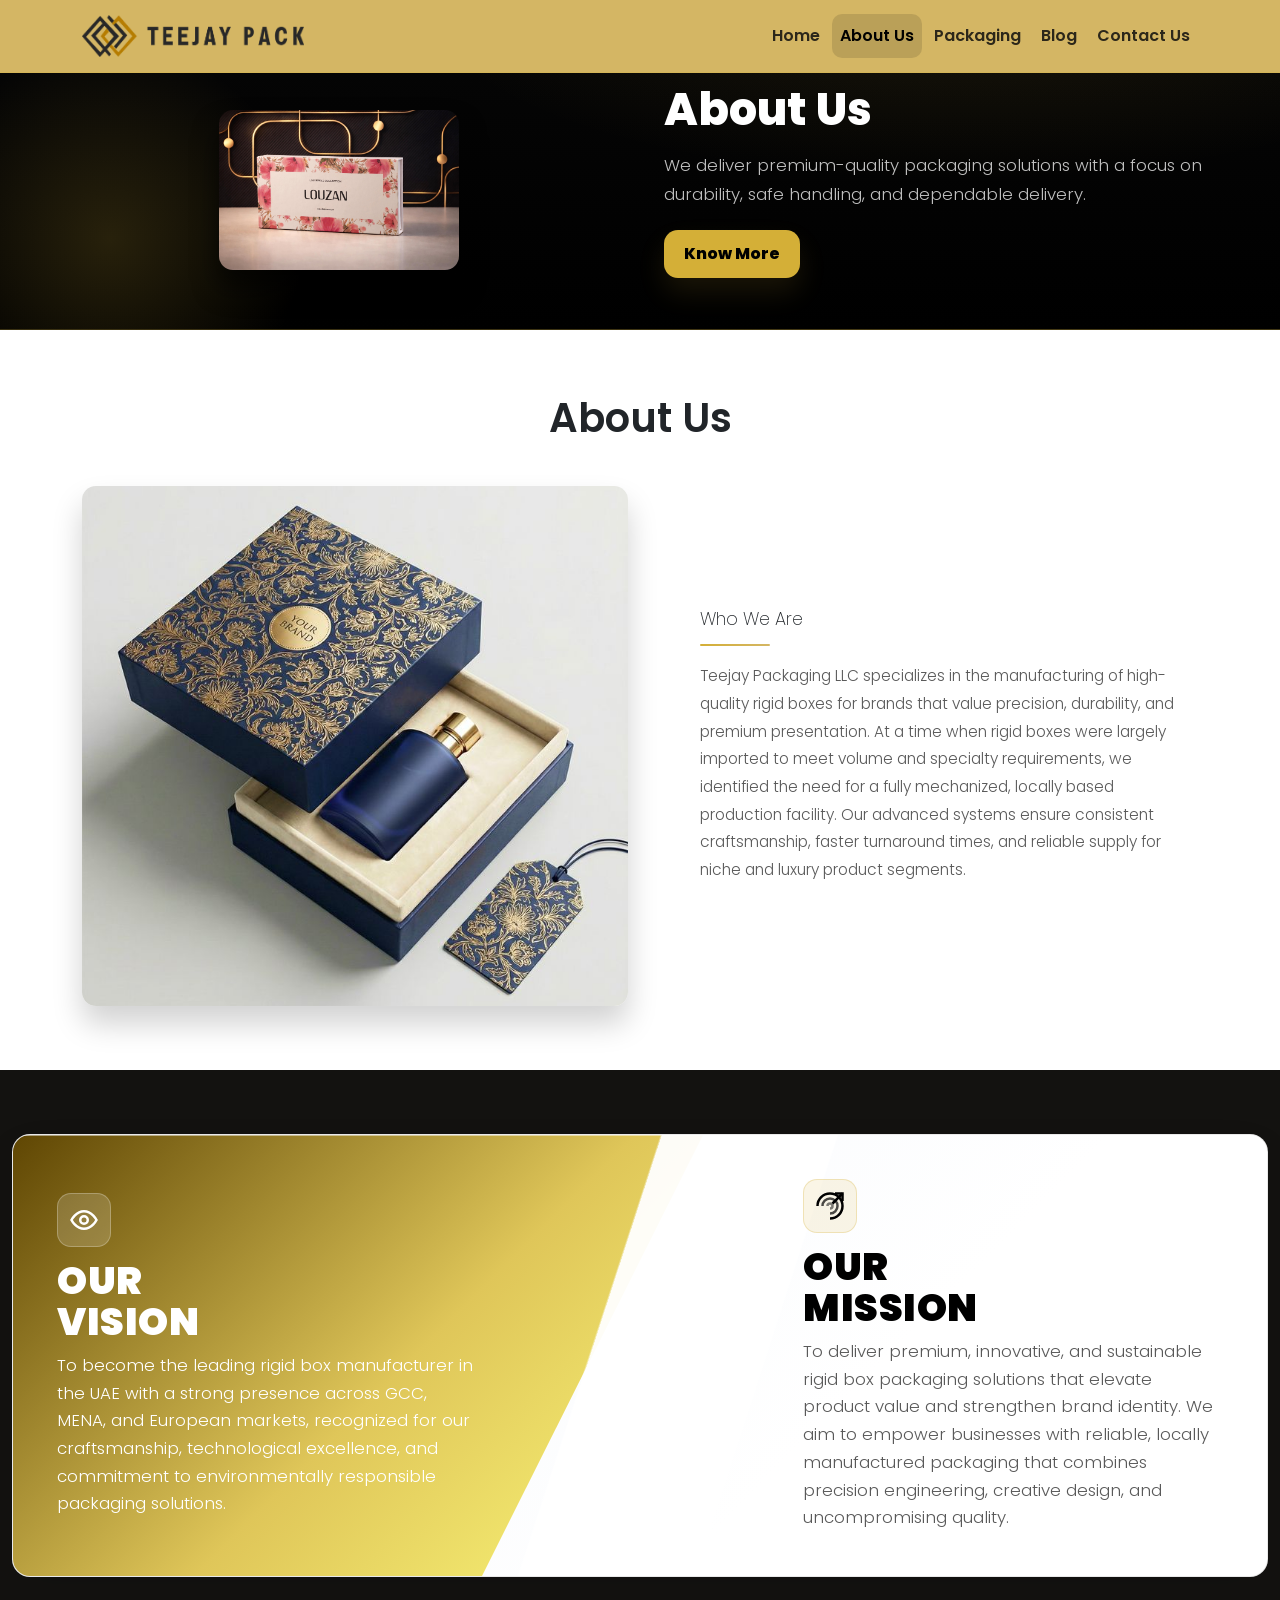
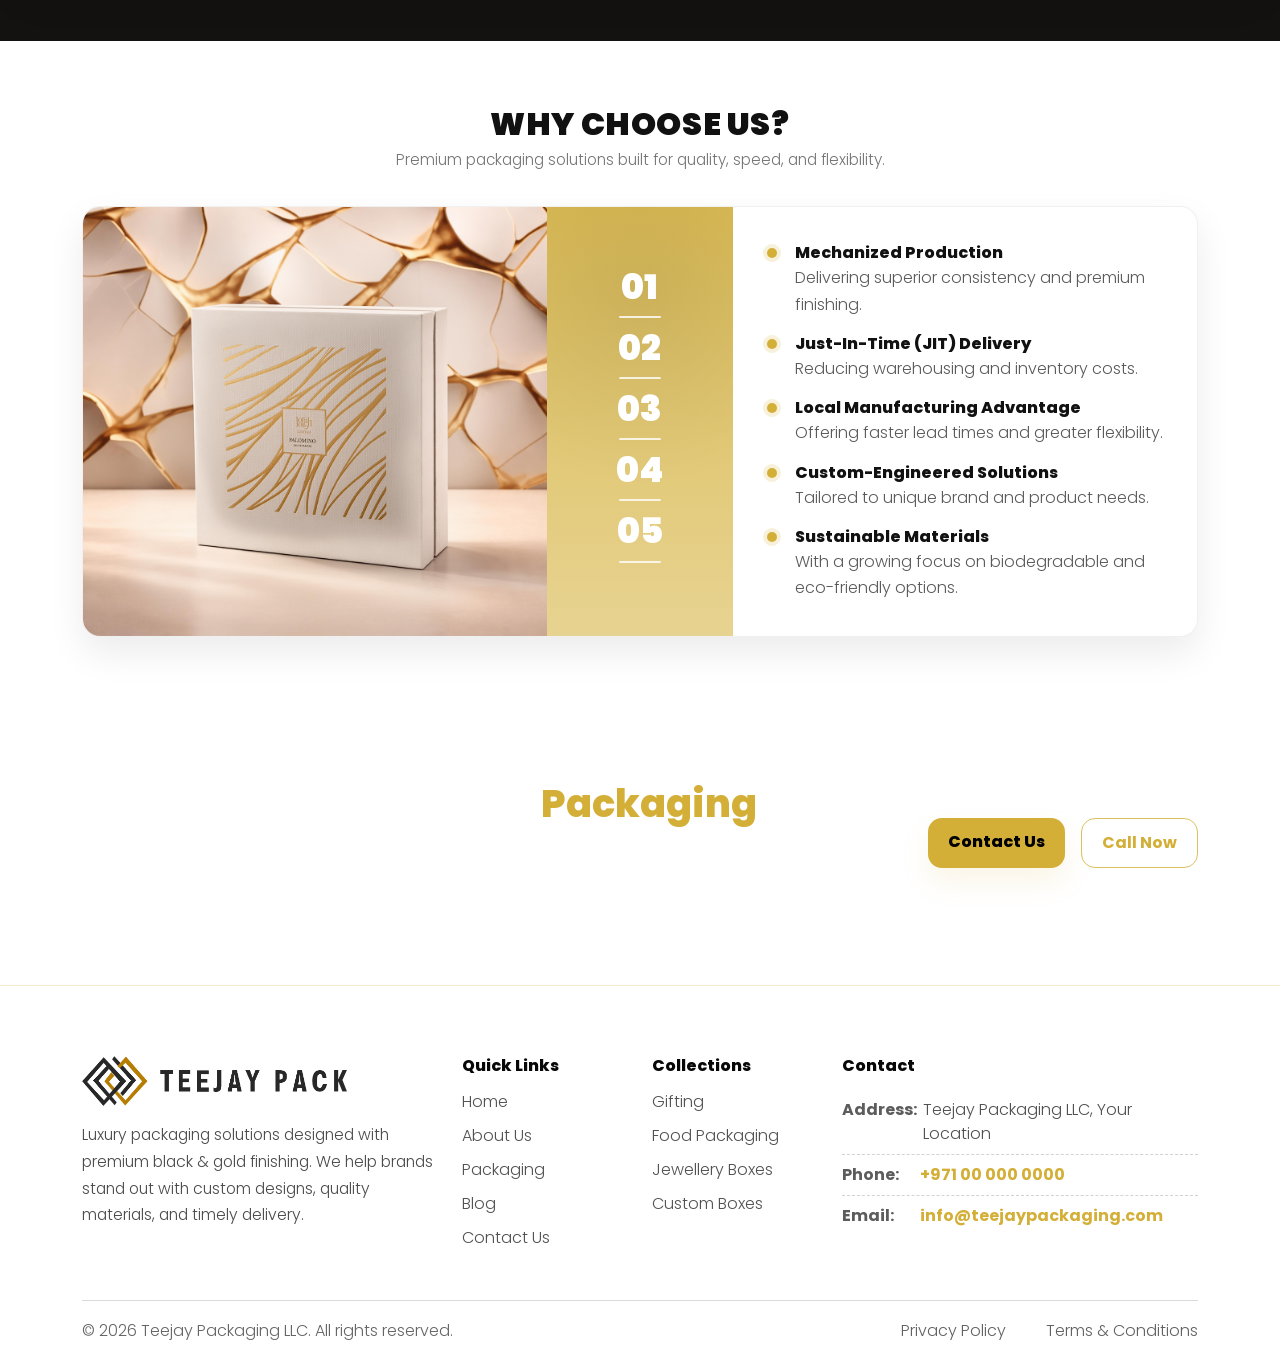
<file: about_us.html>
<!DOCTYPE html>
<html lang="en">
<head>
  <meta charset="UTF-8" />
  <meta name="viewport" content="width=device-width, initial-scale=1.0" />

  <!-- ✅ Bootstrap 5 CSS -->
  <link href="https://cdn.jsdelivr.net/npm/bootstrap@5.3.3/dist/css/bootstrap.min.css" rel="stylesheet">

  <!-- Google Fonts - Poppins -->
  <link rel="preconnect" href="https://fonts.googleapis.com">
  <link rel="preconnect" href="https://fonts.gstatic.com" crossorigin>
  <link href="https://fonts.googleapis.com/css2?family=Poppins:wght@300;400;500;600;700&display=swap" rel="stylesheet">

  <!-- Bootstrap Icons -->
  <link rel="stylesheet" href="https://cdn.jsdelivr.net/npm/bootstrap-icons@1.11.3/font/bootstrap-icons.min.css">

  <!-- Owl -->
  <link rel="stylesheet" href="https://cdnjs.cloudflare.com/ajax/libs/OwlCarousel2/2.3.4/assets/owl.carousel.min.css">
  <link rel="stylesheet" href="https://cdnjs.cloudflare.com/ajax/libs/OwlCarousel2/2.3.4/assets/owl.theme.default.min.css">

  <!-- ✅ FIXED Custom CSS path (relative) -->
  <link rel="stylesheet" href="css/nav.css">
   <link rel="stylesheet" href="css/about.css">

  <title>Teejay</title>
</head>

<body>

  <!-- ✅ Fixed Navbar -->
  <nav class="navbar navbar-expand-lg custom-navbar fixed-top">
    <div class="container">
      <a class="navbar-brand d-flex align-items-center gap-2" href="#">
        <!-- ✅ FIXED image path (relative) -->
        <img src="images/teejay-packaging-LLC.webp" alt="Logo" class="brand-logo">
      </a>

      <button class="navbar-toggler" type="button"
        data-bs-toggle="collapse" data-bs-target="#mainNavbar"
        aria-controls="mainNavbar" aria-expanded="false" aria-label="Toggle navigation">
        <span class="navbar-toggler-icon"></span>
      </button>

      <div class="collapse navbar-collapse justify-content-end" id="mainNavbar">
        <ul class="navbar-nav align-items-lg-center gap-lg-1">
          <li class="nav-item"><a class="nav-link" href="#">Home</a></li>
          <li class="nav-item"><a class="nav-link active" href="#about"  style="color: black;">About Us</a></li>
          <li class="nav-item"><a class="nav-link" href="#packaging">Packaging</a></li>
          <li class="nav-item"><a class="nav-link" href="#blog">Blog</a></li>
          <li class="nav-item"><a class="nav-link" href="#contact">Contact Us</a></li>
        </ul>
      </div>
    </div>
  </nav>

<section class="container-fluid p-0 m-0">
  <div class="about-hero rounded-0">
    <div class="row g-0 align-items-center hero-inner">
      <div class="col-lg-6">
        <div class="hero-img-wrap">
          <img src="/images/11.jpg" class="hero-img" alt="About Us">
        </div>
      </div>

      <div class="col-lg-6">
        <div class="text-col ps-lg-4">
          <div class="kicker">Finest</div>
          <h1 class="title">About Us</h1>
          <p class="desc">We deliver premium-quality packaging solutions with a focus on durability, safe handling, and dependable delivery.</p>
          <a href="#aboutContent" class="btn btn-gold">Know More</a>
        </div>
      </div>
    </div>
  </div>
</section>
<section class="whyus-section">
  <div class="container">

    <!-- ✅ Tabs -->
    <div class="whyus-tabs">
      <h1 style="text-align: center;">About Us</h1>
      
    </div>

    <!-- ✅ Content -->
    <div class="row align-items-center g-4 whyus-card" id="whyus">

  <!-- ✅ Left Image -->
  <div class="col-lg-6">
    <img src="images/WhatsApp Image 2026-02-19 at 1.41.46 PM.jpeg" alt="Luxury Packaging"  class="whyus-img">
  </div>

  <!-- ✅ Right Text -->
  <div class="col-lg-6">
    <div class="whyus-content ps-lg-5">
      <h2 class="whyus-title mb-2">Who We Are</h2>

      <span class="whyus-accent"></span>

      <p class="whyus-sub mt-3">
       Teejay Packaging LLC specializes in the manufacturing of high-quality
rigid boxes for brands that value precision, durability, and premium
presentation. At a time when rigid boxes were largely imported to meet
volume and specialty requirements, we identified the need for a fully
mechanized, locally based production facility. Our advanced systems
ensure consistent craftsmanship, faster turnaround times, and reliable
supply for niche and luxury product segments.
      </p>
    </div>
  </div>

</div>
  </div>
</section>
<section class="vm-section">
  <div class="container-fluid">
    <div class="vm-wrap">
      <div class="vm-right"></div>
      <div class="vm-left"></div>
      <div class="vm-sep"></div>

      <div class="vm-content">
        <!-- ✅ OUR VISION -->
        <div class="vm-block vision">
          <div class="vm-icon vision">
            <!-- eye icon -->
            <svg viewBox="0 0 24 24" fill="none">
              <path d="M2 12s3.5-7 10-7 10 7 10 7-3.5 7-10 7S2 12 2 12Z" stroke="white" stroke-width="2"/>
              <path d="M12 15a3 3 0 1 0 0-6 3 3 0 0 0 0 6Z" stroke="white" stroke-width="2"/>
            </svg>
          </div>
          <h3 class="vm-title">Our<br>Vision</h3>
          <p class="vm-text">
            To become the leading rigid box manufacturer in the UAE with a strong
presence across GCC, MENA, and European markets, recognized for our
craftsmanship, technological excellence, and commitment to
environmentally responsible packaging solutions.
          </p>
        </div>

        <!-- ✅ OUR MISSION -->
        <div class="vm-block mission ms-lg-auto">
          <div class="vm-icon mission">
            <!-- target icon -->
            <svg viewBox="0 0 24 24" fill="none">
              <path d="M12 22a10 10 0 1 0-10-10" stroke="#000" stroke-width="2"/>
              <path d="M12 18a6 6 0 1 0-6-6" stroke="#000" stroke-width="2" opacity=".7"/>
              <path d="M12 14a2 2 0 1 0-2-2" stroke="#000" stroke-width="2" opacity=".5"/>
              <path d="M14 10l8-8" stroke="#000" stroke-width="2"/>
              <path d="M16 2h6v6" stroke="#000" stroke-width="2"/>
            </svg>
          </div>
          <h3 class="vm-title">Our<br>Mission</h3>
          <p class="vm-text">
           To deliver premium, innovative, and sustainable rigid box packaging
solutions that elevate product value and strengthen brand identity. We
aim to empower businesses with reliable, locally manufactured packaging
that combines precision engineering, creative design, and
uncompromising quality.
          </p>
        </div>
      </div>
    </div>
  </div>
</section>



<section class="wcu-section">
  <div class="container">

    <div class="wcu-head">
      <h2>WHY CHOOSE US?</h2>
      <p>Premium packaging solutions built for quality, speed, and flexibility.</p>
    </div>

    <div class="wcu-wrap">
      <div class="row g-0">

        <!-- ✅ Left Image -->
        <div class="col-lg-5">
          <!-- Replace image -->
          <img src="images/01.jpg" alt="Why Choose Us" class="wcu-img">
        </div>

        <!-- ✅ Middle Numbers Strip -->
        <div class="col-lg-2">
          <div class="wcu-strip">
            <div class="wcu-nums">
              <div>
                <div class="wcu-num">01</div>
              </div>

              <div class="wcu-line"></div>

              <div>
                <div class="wcu-num">02</div>
              </div>

              <div class="wcu-line"></div>

              <div>
                <div class="wcu-num">03</div>
              </div>
               <div class="wcu-line"></div>
              <div>
                <div class="wcu-num">04</div>
              </div>
               <div class="wcu-line"></div>
              <div>
                <div class="wcu-num">05</div>
              </div>
              <div class="wcu-line"></div>
            </div>
          </div>
        </div>

        <!-- ✅ Right Content -->
        <div class="col-lg-5">
          <div class="wcu-content">
           
            <ul class="wcu-list">
              <li class="wcu-item">
                <span class="wcu-dot"></span>
                <div>
                  <b>Mechanized Production</b>
                  <span>Delivering superior consistency and premium finishing.</span>
                </div>
              </li>

              <li class="wcu-item">
                <span class="wcu-dot"></span>
                <div>
                  <b>Just-In-Time (JIT) Delivery</b>
                  <span>Reducing warehousing and inventory costs.</span>
                </div>
              </li>

              <li class="wcu-item">
                <span class="wcu-dot"></span>
                <div>
                  <b>Local Manufacturing Advantage</b>
                  <span>Offering faster lead times and greater flexibility.</span>
                </div>
              </li>

              <li class="wcu-item">
                <span class="wcu-dot"></span>
                <div>
                  <b>Custom-Engineered Solutions</b>
                  <span>Tailored to unique brand and product needs.</span>
                </div>
              </li>

              <li class="wcu-item">
                <span class="wcu-dot"></span>
                <div>
                  <b>Sustainable Materials</b>
                  <span>With a growing focus on biodegradable and eco-friendly options.</span>
                </div>
              </li>
            </ul>

          </div>
        </div>

      </div>
    </div>

  </div>
</section>


  <section class="contact-banner">
    <div class="container">
      <div class="contact-banner-card">
        <div class="row align-items-center g-3">
          <div class="col-12 col-lg-8">
            <h2 class="contact-banner-title">Ready to upgrade your <span>Packaging</span>?</h2>
            <p class="contact-banner-text">
              Share your requirement and we’ll suggest the best premium packaging options with pricing, finishing, and delivery details.
            </p>
          </div>
          <div class="col-12 col-lg-4">
            <div class="d-flex gap-3 justify-content-lg-end contact-banner-actions flex-wrap">
              <a href="#contact" class="btn btn-gold">Contact Us</a>
              <a href="tel:+971000000000" class="btn btn-outline-gold">Call Now</a>
            </div>
          </div>
        </div>
      </div>
    </div>
  </section>
 <!-- ✅ Footer -->
  <footer class="site-footer">
    <div class="container">

      <div class="row g-4">

        <div class="col-12 col-lg-4">
          <div class="footer-brand">
            <img src="images/teejay-packaging-LLC.webp" class="footer-logo" alt="Teejay Packaging">
            <p class="footer-text mt-3">
              Luxury packaging solutions designed with premium black & gold finishing.
              We help brands stand out with custom designs, quality materials, and timely delivery.
            </p>
          </div>
        </div>

        <div class="col-6 col-lg-2">
          <h6 class="footer-title">Quick Links</h6>
          <ul class="footer-links">
            <li><a href="#">Home</a></li>
            <li><a href="#about">About Us</a></li>
            <li><a href="#packaging">Packaging</a></li>
            <li><a href="#blog">Blog</a></li>
            <li><a href="#contact">Contact Us</a></li>
          </ul>
        </div>

        <div class="col-6 col-lg-2">
          <h6 class="footer-title">Collections</h6>
          <ul class="footer-links">
            <li><a href="#packaging">Gifting</a></li>
            <li><a href="#packaging">Food Packaging</a></li>
            <li><a href="#packaging">Jewellery Boxes</a></li>
            <li><a href="#packaging">Custom Boxes</a></li>
          </ul>
        </div>

        <div class="col-12 col-lg-4">
          <h6 class="footer-title">Contact</h6>

          <div class="footer-contact">
            <div class="fc-item">
              <span class="fc-label">Address:</span>
              <span class="fc-value">Teejay Packaging LLC, Your Location</span>
            </div>

            <div class="fc-item">
              <span class="fc-label">Phone:</span>
              <a class="fc-link" href="tel:+971000000000">+971 00 000 0000</a>
            </div>

            <div class="fc-item">
              <span class="fc-label">Email:</span>
              <a class="fc-link" href="mailto:info@teejaypackaging.com">info@teejaypackaging.com</a>
            </div>
          </div>
        </div>

      </div>

      <div class="footer-bottom">
        <div class="row g-2 align-items-center">
          <div class="col-12 col-md-6">
            <div class="footer-copy">© <span id="footerYear"></span> Teejay Packaging LLC. All rights reserved.</div>
          </div>
          <div class="col-12 col-md-6 text-md-end">
            <a class="footer-small-link" href="#">Privacy Policy</a>
            <span class="footer-dot">•</span>
            <a class="footer-small-link" href="#">Terms & Conditions</a>
          </div>
        </div>
      </div>

    </div>
  </footer>

  <script>
    document.getElementById("footerYear").textContent = new Date().getFullYear();
  </script>

  <!-- ✅ Scripts (correct order) -->
  <script src="https://cdnjs.cloudflare.com/ajax/libs/jquery/3.7.1/jquery.min.js"></script>
  <script src="https://cdnjs.cloudflare.com/ajax/libs/OwlCarousel2/2.3.4/owl.carousel.min.js"></script>
  <script src="https://cdn.jsdelivr.net/npm/bootstrap@5.3.3/dist/js/bootstrap.bundle.min.js"></script>

  <!-- ✅ Navbar close + Zoom + Carousel -->
  <script>
    document.addEventListener("DOMContentLoaded", function () {
      const collapseEl = document.getElementById("mainNavbar");
      if (!collapseEl) return;

      collapseEl.addEventListener("click", function (e) {
        const link = e.target.closest("a");
        if (!link) return;

        if (collapseEl.classList.contains("show")) {
          const bsCollapse = bootstrap.Collapse.getOrCreateInstance(collapseEl);
          bsCollapse.hide();
        }
      });
    })
   

    
  </script>

</body>
</html>
</file>
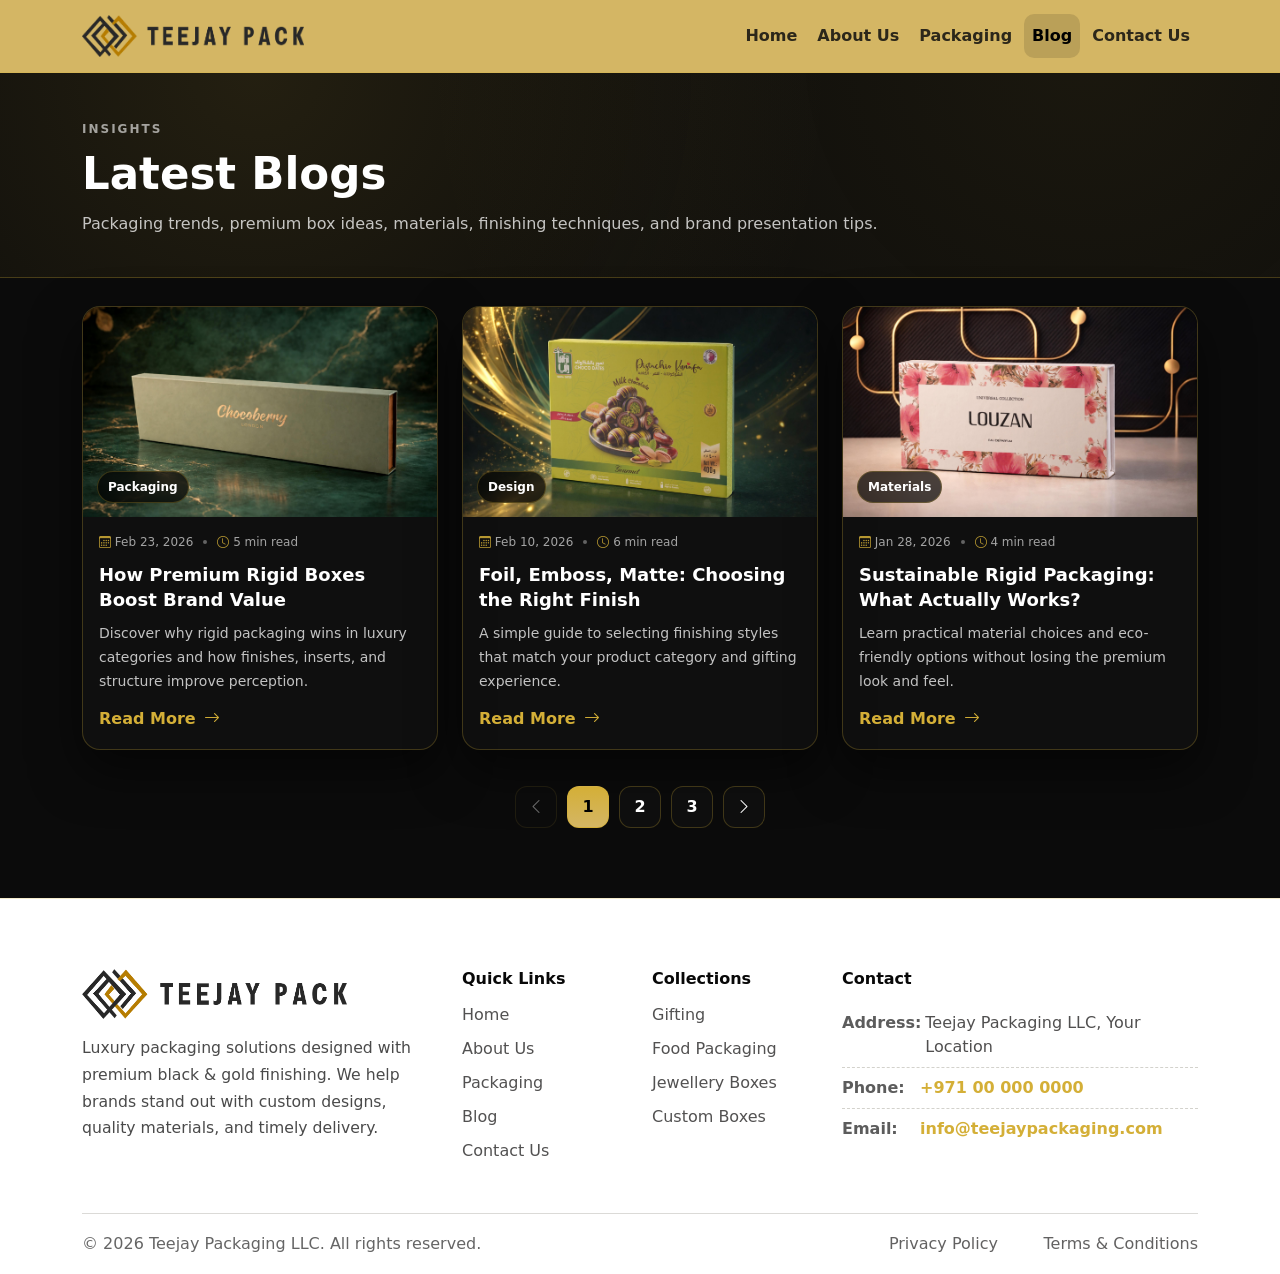
<file: blog.html>
<!DOCTYPE html>
<html lang="en">
<head>
  <meta charset="UTF-8" />
  <meta name="viewport" content="width=device-width, initial-scale=1.0" />

  <!-- ✅ Bootstrap 5 CSS -->
  <link href="https://cdn.jsdelivr.net/npm/bootstrap@5.3.3/dist/css/bootstrap.min.css" rel="stylesheet">

  <!-- Google Fonts - Poppins -->
  <link rel="preconnect" href="https://fonts.googleapis.com">
  <link rel="preconnect" href="https://fonts.gstatic.com" crossorigin>
  <link href="https://fonts.googleapis.com/css2?family=Poppins:wght@300;400;500;600;700&display=swap" rel="stylesheet">

  <!-- Bootstrap Icons -->
  <link rel="stylesheet" href="https://cdn.jsdelivr.net/npm/bootstrap-icons@1.11.3/font/bootstrap-icons.min.css">

  <!-- Owl -->
  <link rel="stylesheet" href="https://cdnjs.cloudflare.com/ajax/libs/OwlCarousel2/2.3.4/assets/owl.carousel.min.css">
  <link rel="stylesheet" href="https://cdnjs.cloudflare.com/ajax/libs/OwlCarousel2/2.3.4/assets/owl.theme.default.min.css">

  <!-- ✅ FIXED Custom CSS path (relative) -->
  <link rel="stylesheet" href="css/nav.css">
   <link rel="stylesheet" href="css/blog.css">

  <title>Teejay</title>
</head>

<body>

  <!-- ✅ Fixed Navbar -->
  <nav class="navbar navbar-expand-lg custom-navbar fixed-top">
    <div class="container">
      <a class="navbar-brand d-flex align-items-center gap-2" href="#">
        <!-- ✅ FIXED image path (relative) -->
        <img src="images/teejay-packaging-LLC.webp" alt="Logo" class="brand-logo">
      </a>

      <button class="navbar-toggler" type="button"
        data-bs-toggle="collapse" data-bs-target="#mainNavbar"
        aria-controls="mainNavbar" aria-expanded="false" aria-label="Toggle navigation">
        <span class="navbar-toggler-icon"></span>
      </button>

      <div class="collapse navbar-collapse justify-content-end" id="mainNavbar">
        <ul class="navbar-nav align-items-lg-center gap-lg-1">
          <li class="nav-item"><a class="nav-link" href="#">Home</a></li>
          <li class="nav-item"><a class="nav-link" href="#about">About Us</a></li>
          <li class="nav-item"><a class="nav-link" href="#packaging">Packaging</a></li>
          <li class="nav-item"><a class="nav-link active" href="#blog"  style="color: black;">Blog</a></li>
          <li class="nav-item"><a class="nav-link" href="#contact">Contact Us</a></li>
        </ul>
      </div>
    </div>
  </nav>







<!-- ================= BLOG LIST PAGE ================= -->

<!-- Page Header -->
<section class="blog-hero" style="margin-top: 50px;">
  <div class="container">
    <div class="blog-hero-inner">
      <div class="blog-hero-kicker">INSIGHTS</div>
      <h1 class="blog-hero-title">Latest Blogs</h1>
      <p class="blog-hero-desc">
        Packaging trends, premium box ideas, materials, finishing techniques, and brand presentation tips.
      </p>
    </div>
  </div>
</section>



<!-- Blog Grid -->
<section class="blog-list">
  <div class="container">
    <div class="row g-4">

      <!-- Card 1 -->
      <div class="col-12 col-md-6 col-lg-4">
        <article class="blog-card">
          <a href="#" class="blog-thumb">
            <img src="/images/03.jpg" alt="Blog cover">
            <span class="blog-chip">Packaging</span>
          </a>

          <div class="blog-body">
            <div class="blog-meta">
              <span><i class="bi bi-calendar3"></i> Feb 23, 2026</span>
              <span class="dot"></span>
              <span><i class="bi bi-clock"></i> 5 min read</span>
            </div>

            <h3 class="blog-title">
              <a href="#">How Premium Rigid Boxes Boost Brand Value</a>
            </h3>

            <p class="blog-excerpt">
              Discover why rigid packaging wins in luxury categories and how finishes, inserts, and structure improve perception.
            </p>

            <div class="blog-footer">
              <a href="#" class="blog-read">Read More <i class="bi bi-arrow-right"></i></a>
            </div>
          </div>
        </article>
      </div>

      <!-- Card 2 -->
      <div class="col-12 col-md-6 col-lg-4">
        <article class="blog-card">
          <a href="#" class="blog-thumb">
            <img src="/images/05.jpg" alt="Blog cover">
            <span class="blog-chip">Design</span>
          </a>

          <div class="blog-body">
            <div class="blog-meta">
              <span><i class="bi bi-calendar3"></i> Feb 10, 2026</span>
              <span class="dot"></span>
              <span><i class="bi bi-clock"></i> 6 min read</span>
            </div>

            <h3 class="blog-title">
              <a href="#">Foil, Emboss, Matte: Choosing the Right Finish</a>
            </h3>

            <p class="blog-excerpt">
              A simple guide to selecting finishing styles that match your product category and gifting experience.
            </p>

            <div class="blog-footer">
              <a href="#" class="blog-read">Read More <i class="bi bi-arrow-right"></i></a>
            </div>
          </div>
        </article>
      </div>

      <!-- Card 3 -->
      <div class="col-12 col-md-6 col-lg-4">
        <article class="blog-card">
          <a href="#" class="blog-thumb">
            <img src="/images/11.jpg" alt="Blog cover">
            <span class="blog-chip">Materials</span>
          </a>

          <div class="blog-body">
            <div class="blog-meta">
              <span><i class="bi bi-calendar3"></i> Jan 28, 2026</span>
              <span class="dot"></span>
              <span><i class="bi bi-clock"></i> 4 min read</span>
            </div>

            <h3 class="blog-title">
              <a href="#">Sustainable Rigid Packaging: What Actually Works?</a>
            </h3>

            <p class="blog-excerpt">
              Learn practical material choices and eco-friendly options without losing the premium look and feel.
            </p>

            <div class="blog-footer">
              <a href="#" class="blog-read">Read More <i class="bi bi-arrow-right"></i></a>
            </div>
          </div>
        </article>
      </div>

    </div>

    <!-- Pagination -->
    <div class="blog-pagination">
      <a href="#" class="page-btn disabled"><i class="bi bi-chevron-left"></i></a>
      <a href="#" class="page-btn active">1</a>
      <a href="#" class="page-btn">2</a>
      <a href="#" class="page-btn">3</a>
      <a href="#" class="page-btn"><i class="bi bi-chevron-right"></i></a>
    </div>
  </div>
</section>

















   <!-- ✅ Footer -->
  <footer class="site-footer">
    <div class="container">

      <div class="row g-4">

        <div class="col-12 col-lg-4">
          <div class="footer-brand">
            <img src="images/teejay-packaging-LLC.webp" class="footer-logo" alt="Teejay Packaging">
            <p class="footer-text mt-3">
              Luxury packaging solutions designed with premium black & gold finishing.
              We help brands stand out with custom designs, quality materials, and timely delivery.
            </p>
          </div>
        </div>

        <div class="col-6 col-lg-2">
          <h6 class="footer-title">Quick Links</h6>
          <ul class="footer-links">
            <li><a href="#">Home</a></li>
            <li><a href="#about">About Us</a></li>
            <li><a href="#packaging">Packaging</a></li>
            <li><a href="#blog">Blog</a></li>
            <li><a href="#contact">Contact Us</a></li>
          </ul>
        </div>

        <div class="col-6 col-lg-2">
          <h6 class="footer-title">Collections</h6>
          <ul class="footer-links">
            <li><a href="#packaging">Gifting</a></li>
            <li><a href="#packaging">Food Packaging</a></li>
            <li><a href="#packaging">Jewellery Boxes</a></li>
            <li><a href="#packaging">Custom Boxes</a></li>
          </ul>
        </div>

        <div class="col-12 col-lg-4">
          <h6 class="footer-title">Contact</h6>

          <div class="footer-contact">
            <div class="fc-item">
              <span class="fc-label">Address:</span>
              <span class="fc-value">Teejay Packaging LLC, Your Location</span>
            </div>

            <div class="fc-item">
              <span class="fc-label">Phone:</span>
              <a class="fc-link" href="tel:+971000000000">+971 00 000 0000</a>
            </div>

            <div class="fc-item">
              <span class="fc-label">Email:</span>
              <a class="fc-link" href="mailto:info@teejaypackaging.com">info@teejaypackaging.com</a>
            </div>
          </div>
        </div>

      </div>

      <div class="footer-bottom">
        <div class="row g-2 align-items-center">
          <div class="col-12 col-md-6">
            <div class="footer-copy">© <span id="footerYear"></span> Teejay Packaging LLC. All rights reserved.</div>
          </div>
          <div class="col-12 col-md-6 text-md-end">
            <a class="footer-small-link" href="#">Privacy Policy</a>
            <span class="footer-dot">•</span>
            <a class="footer-small-link" href="#">Terms & Conditions</a>
          </div>
        </div>
      </div>

    </div>
  </footer>

  <script>
    document.getElementById("footerYear").textContent = new Date().getFullYear();
  </script>

  <!-- ✅ Scripts (correct order) -->
  <script src="https://cdnjs.cloudflare.com/ajax/libs/jquery/3.7.1/jquery.min.js"></script>
  <script src="https://cdnjs.cloudflare.com/ajax/libs/OwlCarousel2/2.3.4/owl.carousel.min.js"></script>
  <script src="https://cdn.jsdelivr.net/npm/bootstrap@5.3.3/dist/js/bootstrap.bundle.min.js"></script>

  <!-- ✅ Navbar close + Zoom + Carousel -->
  <script>
    document.addEventListener("DOMContentLoaded", function () {
      const collapseEl = document.getElementById("mainNavbar");
      if (!collapseEl) return;

      collapseEl.addEventListener("click", function (e) {
        const link = e.target.closest("a");
        if (!link) return;

        if (collapseEl.classList.contains("show")) {
          const bsCollapse = bootstrap.Collapse.getOrCreateInstance(collapseEl);
          bsCollapse.hide();
        }
      });
    })
   

    
  </script>

</body>
</html>
</file>
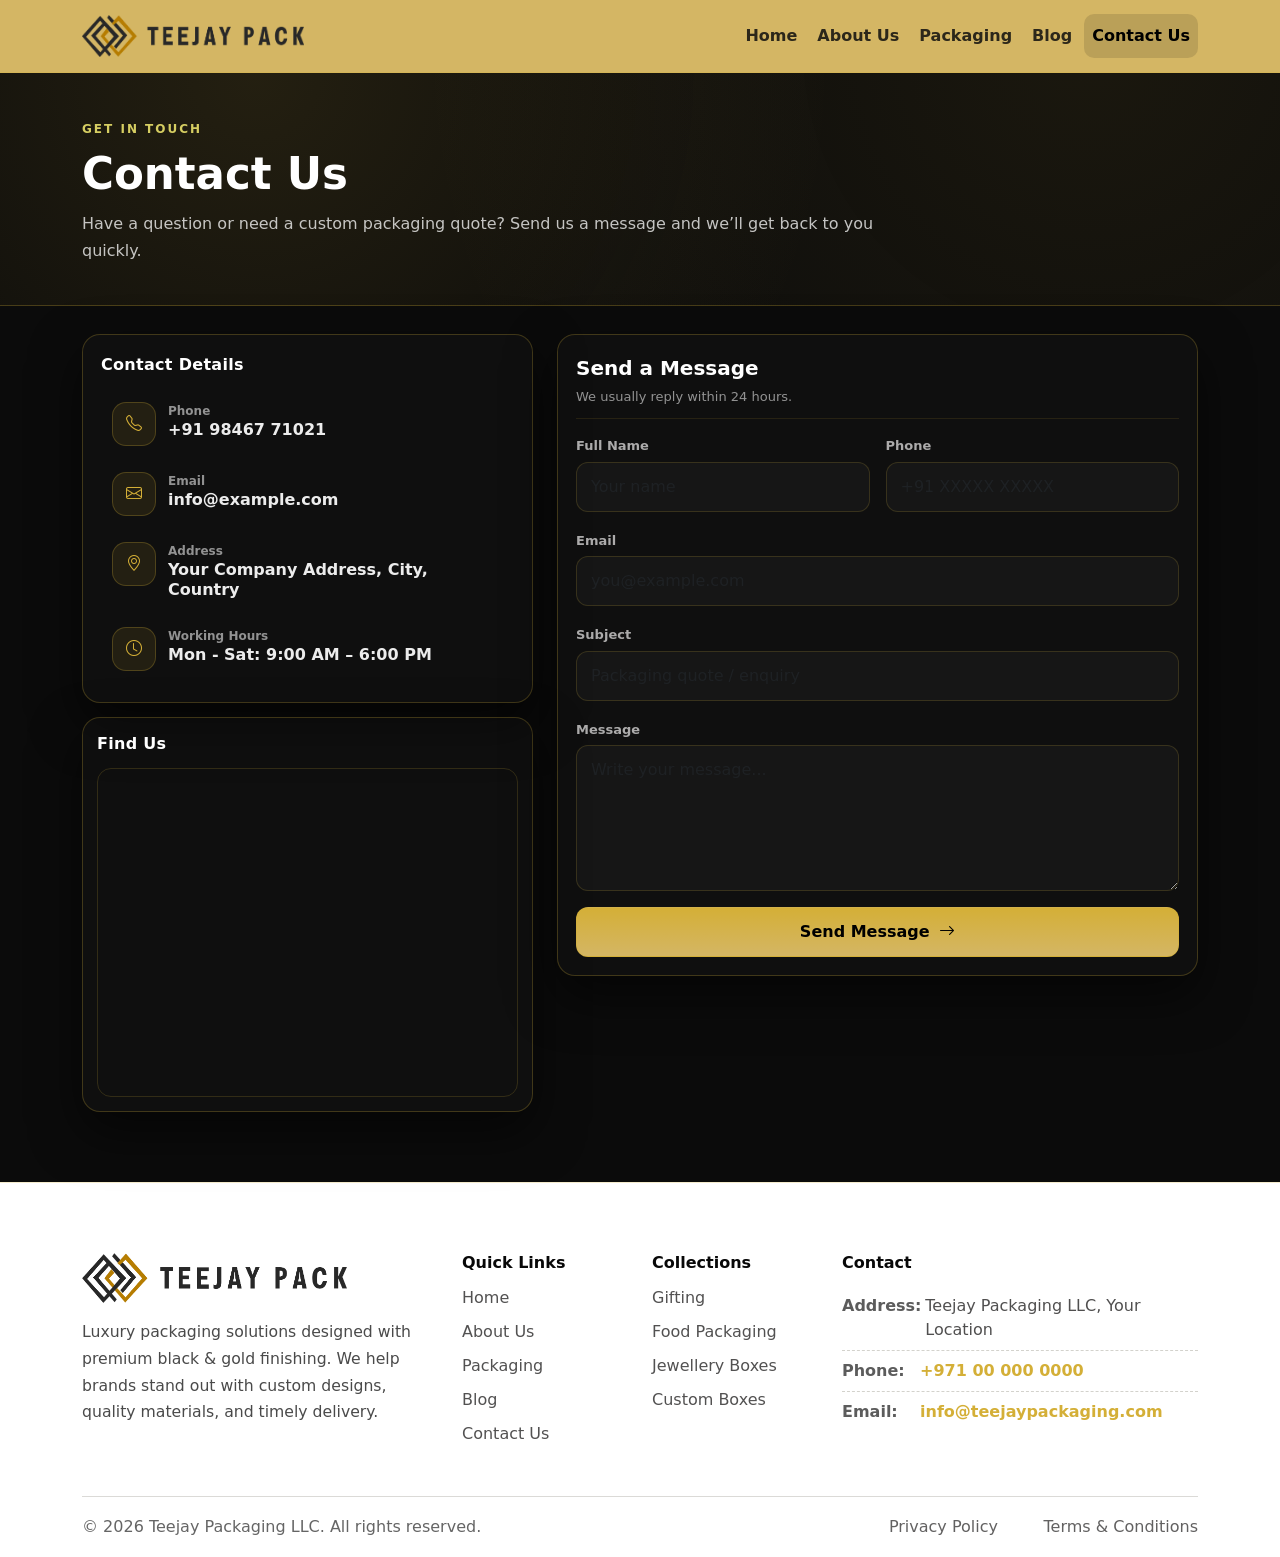
<file: contact_us.html>
<!DOCTYPE html>
<html lang="en">
<head>
  <meta charset="UTF-8" />
  <meta name="viewport" content="width=device-width, initial-scale=1.0" />

  <!-- ✅ Bootstrap 5 CSS -->
  <link href="https://cdn.jsdelivr.net/npm/bootstrap@5.3.3/dist/css/bootstrap.min.css" rel="stylesheet">

  <!-- Google Fonts - Poppins -->
  <link rel="preconnect" href="https://fonts.googleapis.com">
  <link rel="preconnect" href="https://fonts.gstatic.com" crossorigin>
  <link href="https://fonts.googleapis.com/css2?family=Poppins:wght@300;400;500;600;700&display=swap" rel="stylesheet">

  <!-- Bootstrap Icons -->
  <link rel="stylesheet" href="https://cdn.jsdelivr.net/npm/bootstrap-icons@1.11.3/font/bootstrap-icons.min.css">

  <!-- Owl -->
  <link rel="stylesheet" href="https://cdnjs.cloudflare.com/ajax/libs/OwlCarousel2/2.3.4/assets/owl.carousel.min.css">
  <link rel="stylesheet" href="https://cdnjs.cloudflare.com/ajax/libs/OwlCarousel2/2.3.4/assets/owl.theme.default.min.css">

  <!-- ✅ FIXED Custom CSS path (relative) -->
  <link rel="stylesheet" href="css/nav.css">
   <link rel="stylesheet" href="css/contact.css">

  <title>Teejay</title>
</head>

<body>

  <!-- ✅ Fixed Navbar -->
  <nav class="navbar navbar-expand-lg custom-navbar fixed-top">
    <div class="container">
      <a class="navbar-brand d-flex align-items-center gap-2" href="#">
        <!-- ✅ FIXED image path (relative) -->
        <img src="images/teejay-packaging-LLC.webp" alt="Logo" class="brand-logo">
      </a>

      <button class="navbar-toggler" type="button"
        data-bs-toggle="collapse" data-bs-target="#mainNavbar"
        aria-controls="mainNavbar" aria-expanded="false" aria-label="Toggle navigation">
        <span class="navbar-toggler-icon"></span>
      </button>

      <div class="collapse navbar-collapse justify-content-end" id="mainNavbar">
        <ul class="navbar-nav align-items-lg-center gap-lg-1">
          <li class="nav-item"><a class="nav-link" href="#">Home</a></li>
          <li class="nav-item"><a class="nav-link" href="#about">About Us</a></li>
          <li class="nav-item"><a class="nav-link" href="#packaging">Packaging</a></li>
          <li class="nav-item"><a class="nav-link" href="#blog">Blog</a></li>
          <li class="nav-item"><a class="nav-link active" href="#contact"  style="color: black;">Contact Us</a></li>
        </ul>
      </div>
    </div>
  </nav>


<!-- ================= CONTACT HERO ================= -->
<section class="contact-hero" style="margin-top: 50px;">
  <div class="container">
    <div class="contact-hero-inner">
      <div class="contact-kicker">GET IN TOUCH</div>
      <h1 class="contact-title">Contact Us</h1>
      <p class="contact-desc">
        Have a question or need a custom packaging quote? Send us a message and we’ll get back to you quickly.
      </p>
    </div>
  </div>
</section>

<!-- ================= CONTACT CONTENT ================= -->
<section class="contact-sec">
  <div class="container">
    <div class="row g-4">

      <!-- LEFT: Info + Map -->
      <div class="col-12 col-lg-5">

        <div class="contact-card">
          <div class="contact-card-title">Contact Details</div>

          <a class="contact-item" href="tel:+919846771021">
            <span class="c-ico"><i class="bi bi-telephone"></i></span>
            <span>
              <span class="c-label">Phone</span>
              <span class="c-val">+91 98467 71021</span>
            </span>
          </a>

          <a class="contact-item" href="mailto:info@example.com">
            <span class="c-ico"><i class="bi bi-envelope"></i></span>
            <span>
              <span class="c-label">Email</span>
              <span class="c-val">info@example.com</span>
            </span>
          </a>

          <div class="contact-item">
            <span class="c-ico"><i class="bi bi-geo-alt"></i></span>
            <span>
              <span class="c-label">Address</span>
              <span class="c-val">Your Company Address, City, Country</span>
            </span>
          </div>

          <div class="contact-item">
            <span class="c-ico"><i class="bi bi-clock"></i></span>
            <span>
              <span class="c-label">Working Hours</span>
              <span class="c-val">Mon - Sat: 9:00 AM – 6:00 PM</span>
            </span>
          </div>
        </div>

        <div class="map-card">
          <div class="map-title">Find Us</div>
          <div class="map-embed">
            <iframe
              src="https://www.google.com/maps?q=Thrissur%20Kerala&output=embed"
              width="100%"
              height="320"
              style="border:0;"
              allowfullscreen=""
              loading="lazy"
              referrerpolicy="no-referrer-when-downgrade">
            </iframe>
          </div>
        </div>
      </div>

      <!-- RIGHT: Form -->
      <div class="col-12 col-lg-7">
        <div class="form-card">
          <div class="form-head">
            <div class="form-title">Send a Message</div>
            <div class="form-sub">We usually reply within 24 hours.</div>
          </div>

          <form action="#" method="POST" class="row g-3">
            <div class="col-12 col-md-6">
              <label class="form-label contact-label">Full Name</label>
              <input type="text" class="form-control contact-input" placeholder="Your name" required>
            </div>

            <div class="col-12 col-md-6">
              <label class="form-label contact-label">Phone</label>
              <input type="tel" class="form-control contact-input" placeholder="+91 XXXXX XXXXX" required>
            </div>

            <div class="col-12">
              <label class="form-label contact-label">Email</label>
              <input type="email" class="form-control contact-input" placeholder="you@example.com" required>
            </div>

            <div class="col-12">
              <label class="form-label contact-label">Subject</label>
              <input type="text" class="form-control contact-input" placeholder="Packaging quote / enquiry" required>
            </div>

            <div class="col-12">
              <label class="form-label contact-label">Message</label>
              <textarea rows="5" class="form-control contact-input" placeholder="Write your message..." required></textarea>
            </div>

            <div class="col-12">
              <button type="submit" class="btn contact-btn w-100">
                Send Message <i class="bi bi-arrow-right ms-1"></i>
              </button>
            </div>
          </form>

        </div>
      </div>

    </div>
  </div>
</section>

























    <!-- ✅ Footer -->
  <footer class="site-footer">
    <div class="container">

      <div class="row g-4">

        <div class="col-12 col-lg-4">
          <div class="footer-brand">
            <img src="images/teejay-packaging-LLC.webp" class="footer-logo" alt="Teejay Packaging">
            <p class="footer-text mt-3">
              Luxury packaging solutions designed with premium black & gold finishing.
              We help brands stand out with custom designs, quality materials, and timely delivery.
            </p>
          </div>
        </div>

        <div class="col-6 col-lg-2">
          <h6 class="footer-title">Quick Links</h6>
          <ul class="footer-links">
            <li><a href="#">Home</a></li>
            <li><a href="#about">About Us</a></li>
            <li><a href="#packaging">Packaging</a></li>
            <li><a href="#blog">Blog</a></li>
            <li><a href="#contact">Contact Us</a></li>
          </ul>
        </div>

        <div class="col-6 col-lg-2">
          <h6 class="footer-title">Collections</h6>
          <ul class="footer-links">
            <li><a href="#packaging">Gifting</a></li>
            <li><a href="#packaging">Food Packaging</a></li>
            <li><a href="#packaging">Jewellery Boxes</a></li>
            <li><a href="#packaging">Custom Boxes</a></li>
          </ul>
        </div>

        <div class="col-12 col-lg-4">
          <h6 class="footer-title">Contact</h6>

          <div class="footer-contact">
            <div class="fc-item">
              <span class="fc-label">Address:</span>
              <span class="fc-value">Teejay Packaging LLC, Your Location</span>
            </div>

            <div class="fc-item">
              <span class="fc-label">Phone:</span>
              <a class="fc-link" href="tel:+971000000000">+971 00 000 0000</a>
            </div>

            <div class="fc-item">
              <span class="fc-label">Email:</span>
              <a class="fc-link" href="mailto:info@teejaypackaging.com">info@teejaypackaging.com</a>
            </div>
          </div>
        </div>

      </div>

      <div class="footer-bottom">
        <div class="row g-2 align-items-center">
          <div class="col-12 col-md-6">
            <div class="footer-copy">© <span id="footerYear"></span> Teejay Packaging LLC. All rights reserved.</div>
          </div>
          <div class="col-12 col-md-6 text-md-end">
            <a class="footer-small-link" href="#">Privacy Policy</a>
            <span class="footer-dot">•</span>
            <a class="footer-small-link" href="#">Terms & Conditions</a>
          </div>
        </div>
      </div>

    </div>
  </footer>

  <script>
    document.getElementById("footerYear").textContent = new Date().getFullYear();
  </script>

  <!-- ✅ Scripts (correct order) -->
  <script src="https://cdnjs.cloudflare.com/ajax/libs/jquery/3.7.1/jquery.min.js"></script>
  <script src="https://cdnjs.cloudflare.com/ajax/libs/OwlCarousel2/2.3.4/owl.carousel.min.js"></script>
  <script src="https://cdn.jsdelivr.net/npm/bootstrap@5.3.3/dist/js/bootstrap.bundle.min.js"></script>

  <!-- ✅ Navbar close + Zoom + Carousel -->
  <script>
    document.addEventListener("DOMContentLoaded", function () {
      const collapseEl = document.getElementById("mainNavbar");
      if (!collapseEl) return;

      collapseEl.addEventListener("click", function (e) {
        const link = e.target.closest("a");
        if (!link) return;

        if (collapseEl.classList.contains("show")) {
          const bsCollapse = bootstrap.Collapse.getOrCreateInstance(collapseEl);
          bsCollapse.hide();
        }
      });
    })
   

    
  </script>

</body>
</html>
</file>
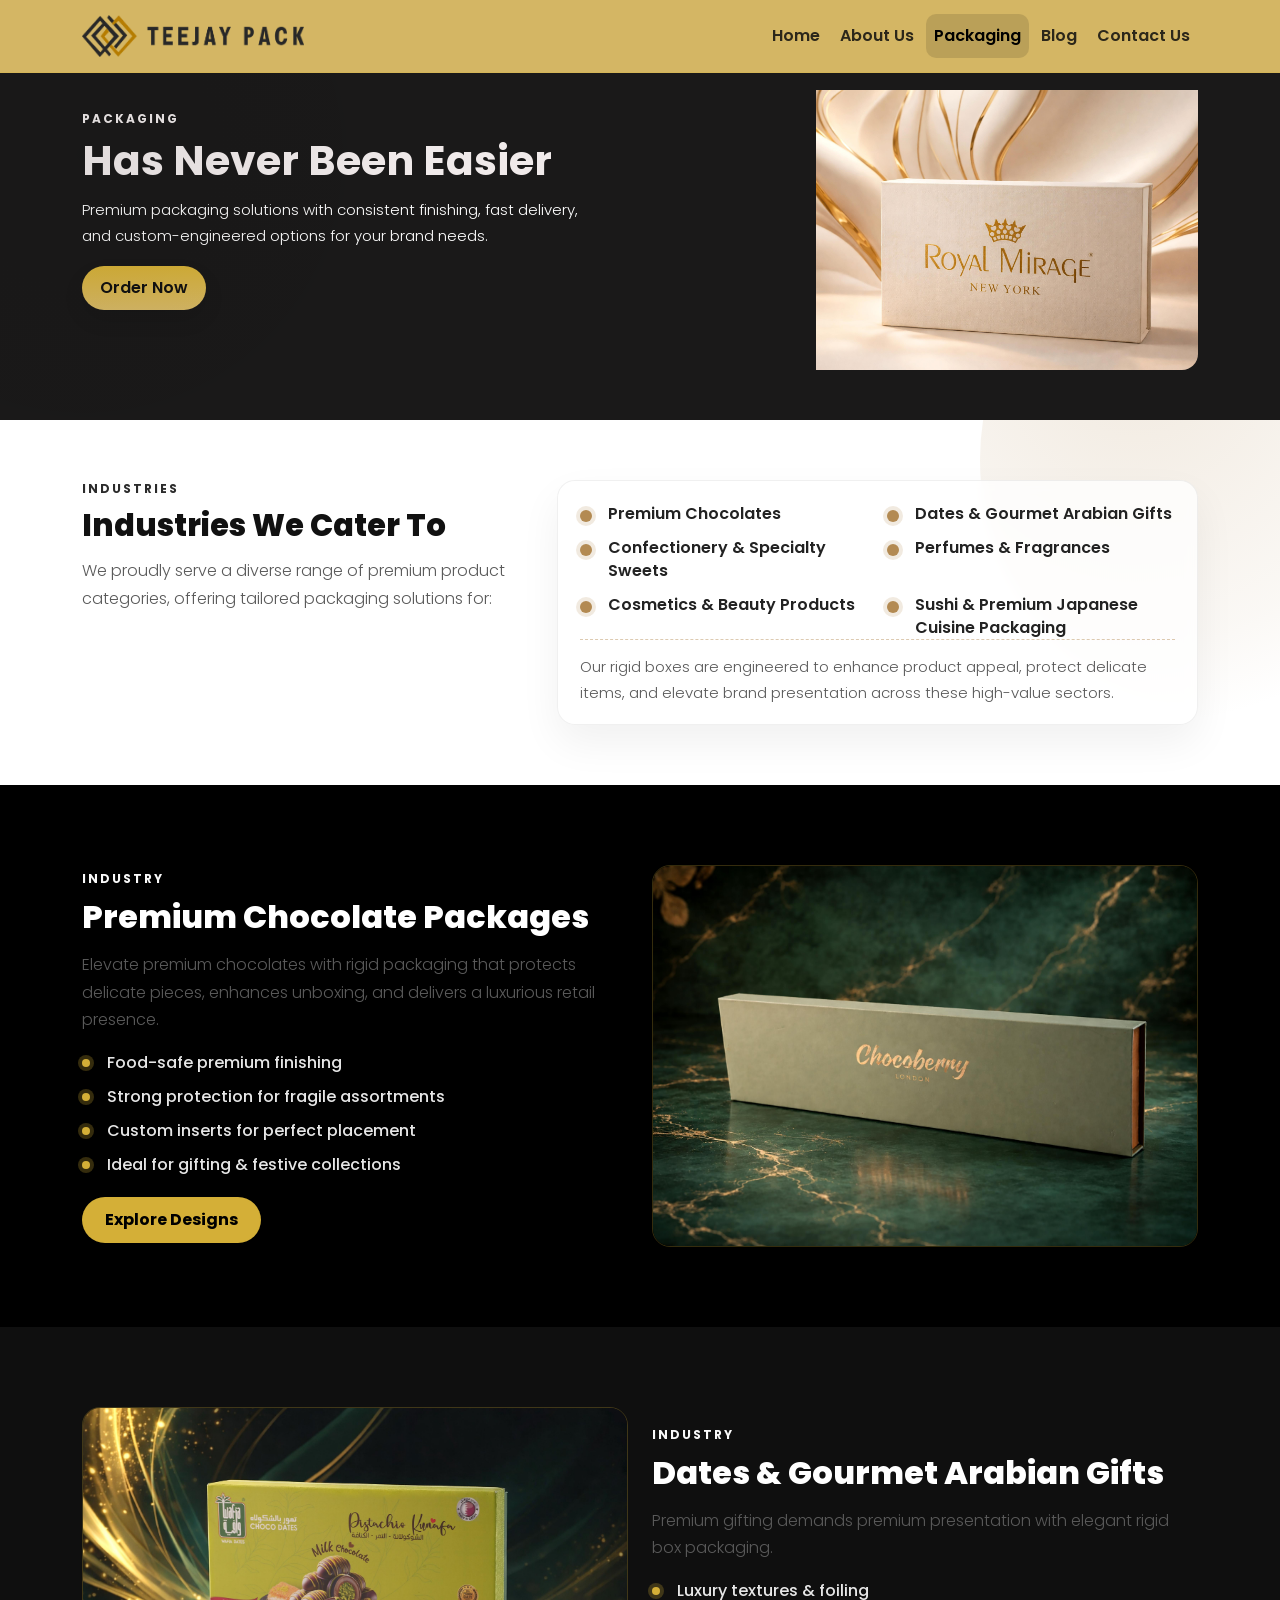
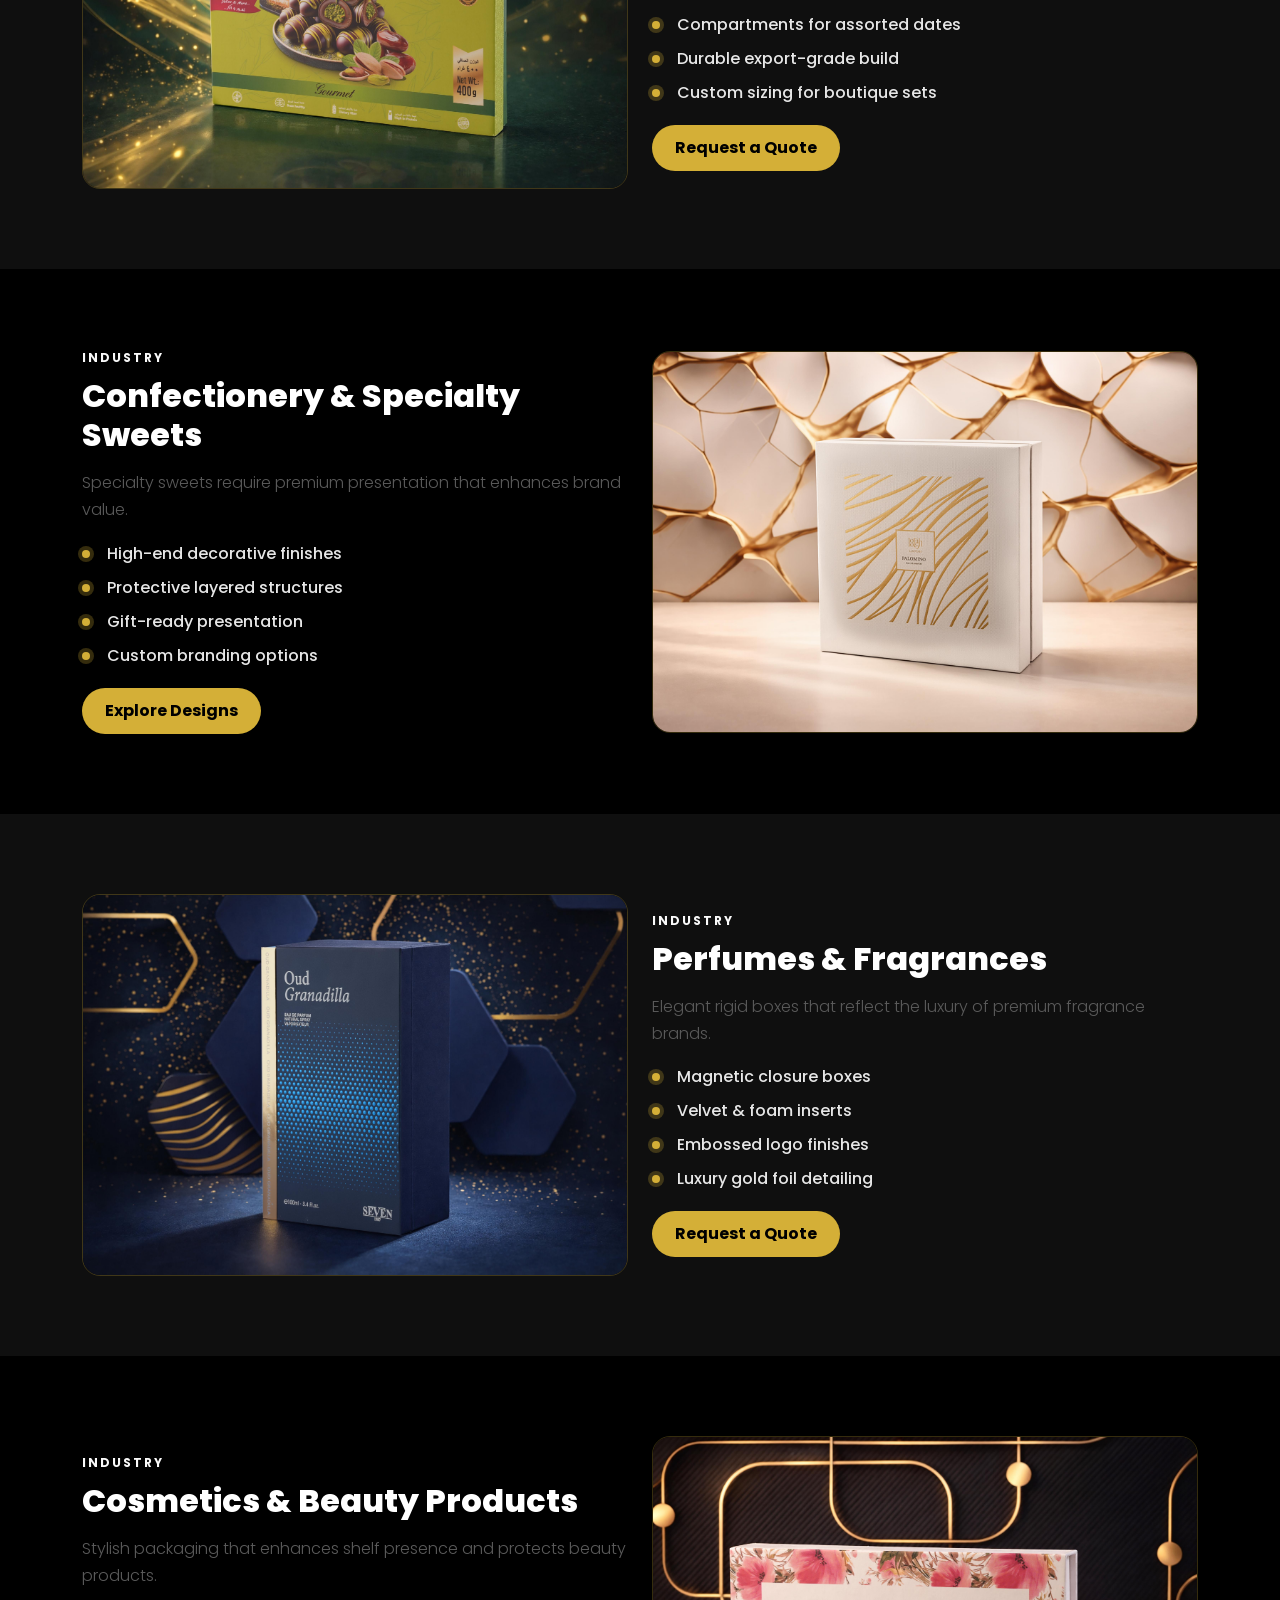
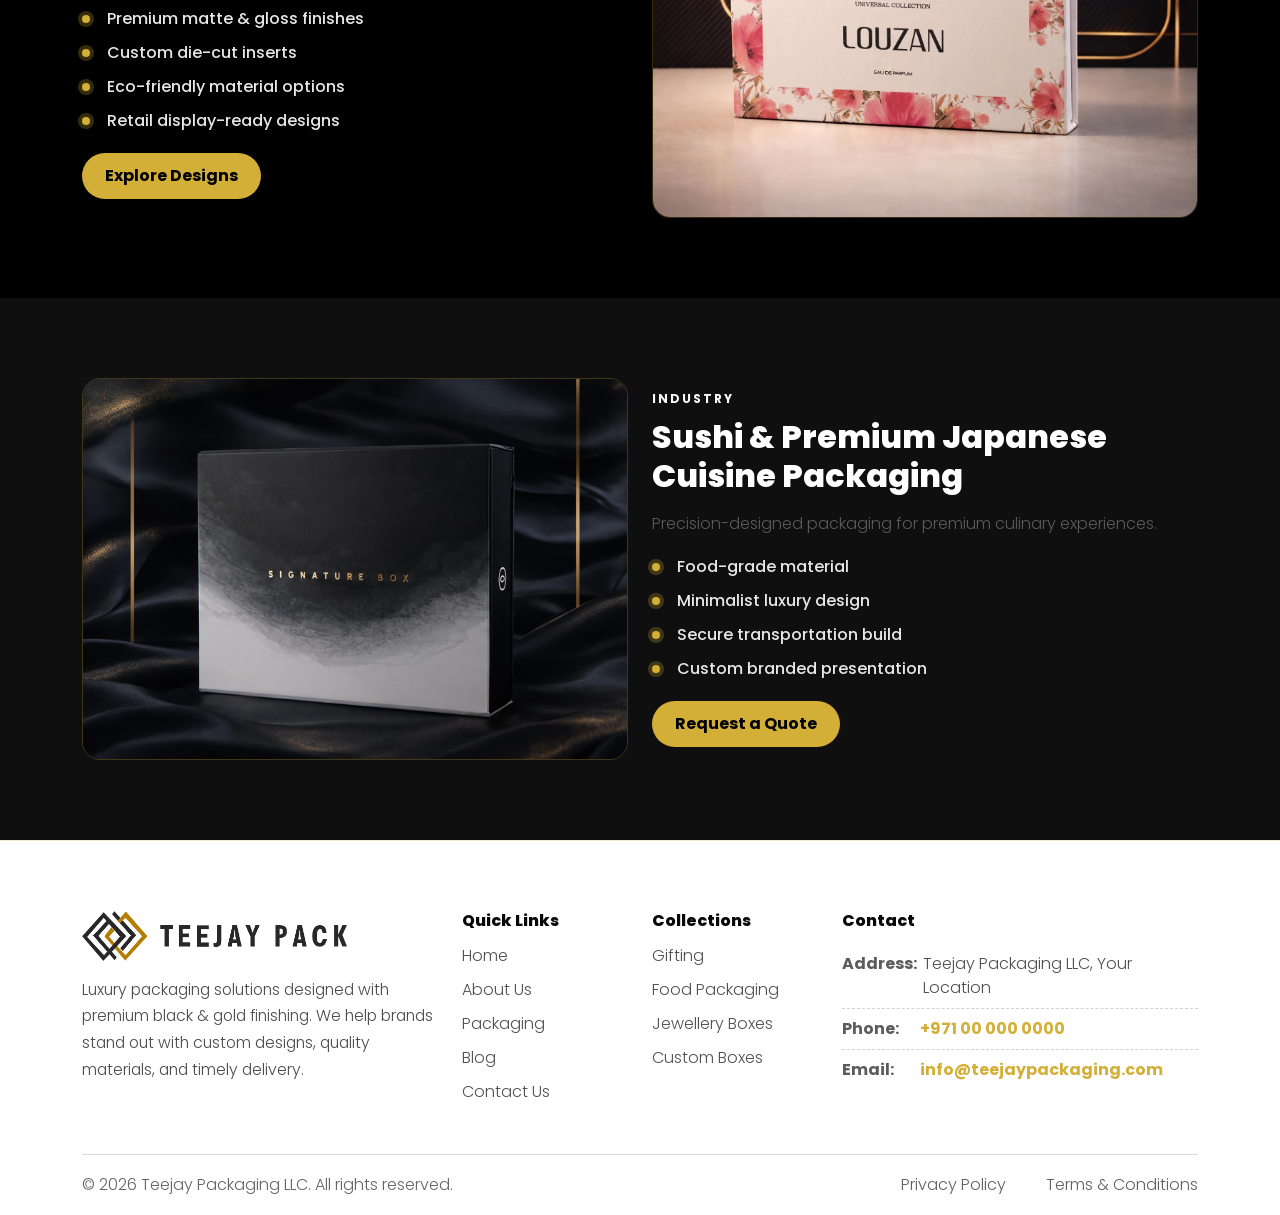
<file: packaging.html>
<!DOCTYPE html>
<html lang="en">
<head>
  <meta charset="UTF-8" />
  <meta name="viewport" content="width=device-width, initial-scale=1.0" />

  <!-- ✅ Bootstrap 5 CSS -->
  <link href="https://cdn.jsdelivr.net/npm/bootstrap@5.3.3/dist/css/bootstrap.min.css" rel="stylesheet">

  <!-- Google Fonts - Poppins -->
  <link rel="preconnect" href="https://fonts.googleapis.com">
  <link rel="preconnect" href="https://fonts.gstatic.com" crossorigin>
  <link href="https://fonts.googleapis.com/css2?family=Poppins:wght@300;400;500;600;700&display=swap" rel="stylesheet">

  <!-- Bootstrap Icons -->
  <link rel="stylesheet" href="https://cdn.jsdelivr.net/npm/bootstrap-icons@1.11.3/font/bootstrap-icons.min.css">

  <!-- Owl -->
  <link rel="stylesheet" href="https://cdnjs.cloudflare.com/ajax/libs/OwlCarousel2/2.3.4/assets/owl.carousel.min.css">
  <link rel="stylesheet" href="https://cdnjs.cloudflare.com/ajax/libs/OwlCarousel2/2.3.4/assets/owl.theme.default.min.css">

  <!-- ✅ FIXED Custom CSS path (relative) -->
  <link rel="stylesheet" href="css/nav.css">
   <link rel="stylesheet" href="css/package.css">

  <title>Teejay</title>
</head>

<body>

  <!-- ✅ Fixed Navbar -->
  <nav class="navbar navbar-expand-lg custom-navbar fixed-top">
    <div class="container">
      <a class="navbar-brand d-flex align-items-center gap-2" href="#">
        <!-- ✅ FIXED image path (relative) -->
        <img src="images/teejay-packaging-LLC.webp" alt="Logo" class="brand-logo">
      </a>

      <button class="navbar-toggler" type="button"
        data-bs-toggle="collapse" data-bs-target="#mainNavbar"
        aria-controls="mainNavbar" aria-expanded="false" aria-label="Toggle navigation">
        <span class="navbar-toggler-icon"></span>
      </button>

      <div class="collapse navbar-collapse justify-content-end" id="mainNavbar">
        <ul class="navbar-nav align-items-lg-center gap-lg-1">
          <li class="nav-item"><a class="nav-link" href="#">Home</a></li>
          <li class="nav-item"><a class="nav-link" href="#about">About Us</a></li>
          <li class="nav-item"><a class="nav-link active" href="#packaging"  style="color: black;">Packaging</a></li>
          <li class="nav-item"><a class="nav-link" href="#blog">Blog</a></li>
          <li class="nav-item"><a class="nav-link" href="#contact">Contact Us</a></li>
        </ul>
      </div>
    </div>
  </nav>



  <!-- ================= PACKAGING HERO (After Navbar) ================= -->
<section class="pack-hero">
  <div class="container">
    <div class="row align-items-center g-4">
      
      <!-- Left Content -->
      <div class="col-12 col-lg-6">
        <div class="pack-content">
          <div class="pack-kicker">PACKAGING</div>
          <h1 class="pack-title">Has Never Been Easier</h1>

          <p class="pack-desc">
            Premium packaging solutions with consistent finishing, fast delivery,
            and custom-engineered options for your brand needs.
          </p>

          <a href="#" class="btn pack-btn">Order Now</a>
        </div>
      </div>

      <!-- Right Image -->
      <div class="col-12 col-lg-6">
        <div class="pack-media">
          <img src="images/02.jpg" alt="Packaging" class="img-fluid pack-img">
        </div>
      </div>

    </div>
  </div>
</section>
<!-- ================= INDUSTRIES SECTION ================= -->
<section class="industries-sec">
  <div class="container">
    <div class="row g-4 align-items-start">

      <!-- Left: Title + Paragraph -->
      <div class="col-12 col-lg-5">
        <div class="industries-head">
          <div class="industries-kicker">INDUSTRIES</div>
          <h2 class="industries-title">Industries We Cater To</h2>
          <p class="industries-desc">
            We proudly serve a diverse range of premium product categories, offering
            tailored packaging solutions for:
          </p>
        </div>
      </div>

      <!-- Right: List Card -->
      <div class="col-12 col-lg-7">
        <div class="industries-card">
          <ul class="industries-list mb-0">
            <li>Premium Chocolates</li>
            <li>Dates &amp; Gourmet Arabian Gifts</li>
            <li>Confectionery &amp; Specialty Sweets</li>
            <li>Perfumes &amp; Fragrances</li>
            <li>Cosmetics &amp; Beauty Products</li>
            <li>Sushi &amp; Premium Japanese Cuisine Packaging</li>
          </ul>

          <div class="industries-note">
            Our rigid boxes are engineered to enhance product appeal, protect
            delicate items, and elevate brand presentation across these high-value
            sectors.
          </div>
        </div>
      </div>

    </div>
  </div>
</section>
<!-- ================= INDUSTRY SECTIONS START ================= -->

<!-- 1️⃣ Premium Chocolate -->
<section class="industry-detail-sec">
  <div class="container">
    <div class="row align-items-center g-4">

      <!-- Content -->
      <div class="col-12 col-lg-6">
        <div class="industry-content reveal-stagger">
          <div class="industry-kicker">INDUSTRY</div>
          <h3 class="industry-title">Premium Chocolate Packages</h3>
          <p class="industry-text">
            Elevate premium chocolates with rigid packaging that protects delicate pieces,
            enhances unboxing, and delivers a luxurious retail presence.
          </p>
          <ul class="industry-points">
            <li>Food-safe premium finishing</li>
            <li>Strong protection for fragile assortments</li>
            <li>Custom inserts for perfect placement</li>
            <li>Ideal for gifting & festive collections</li>
          </ul>
          <a href="#" class="btn industry-btn">Explore Designs</a>
        </div>
      </div>

      <!-- Image -->
      <div class="col-12 col-lg-6">
        <div class="industry-media reveal">
          <img src="images/03.jpg" class="industry-img" alt="">
        </div>
      </div>

    </div>
  </div>
</section>


<!-- 2️⃣ Dates -->
<section class="industry-detail-sec alt">
  <div class="container">
    <div class="row align-items-center g-4">

      <!-- Image -->
      <div class="col-12 col-lg-6 order-2 order-lg-1">
        <div class="industry-media reveal">
          <img src="images/05.jpg" class="industry-img" alt="">
        </div>
      </div>

      <!-- Content -->
      <div class="col-12 col-lg-6 order-1 order-lg-2">
        <div class="industry-content reveal-stagger">
          <div class="industry-kicker">INDUSTRY</div>
          <h3 class="industry-title">Dates & Gourmet Arabian Gifts</h3>
          <p class="industry-text">
            Premium gifting demands premium presentation with elegant rigid box packaging.
          </p>
          <ul class="industry-points">
            <li>Luxury textures & foiling</li>
            <li>Compartments for assorted dates</li>
            <li>Durable export-grade build</li>
            <li>Custom sizing for boutique sets</li>
          </ul>
          <a href="#" class="btn industry-btn">Request a Quote</a>
        </div>
      </div>

    </div>
  </div>
</section>


<!-- 3️⃣ Confectionery -->
<section class="industry-detail-sec">
  <div class="container">
    <div class="row align-items-center g-4">

      <div class="col-12 col-lg-6">
        <div class="industry-content reveal-stagger">
          <div class="industry-kicker">INDUSTRY</div>
          <h3 class="industry-title">Confectionery & Specialty Sweets</h3>
          <p class="industry-text">
            Specialty sweets require premium presentation that enhances brand value.
          </p>
          <ul class="industry-points">
            <li>High-end decorative finishes</li>
            <li>Protective layered structures</li>
            <li>Gift-ready presentation</li>
            <li>Custom branding options</li>
          </ul>
          <a href="#" class="btn industry-btn">Explore Designs</a>
        </div>
      </div>

      <div class="col-12 col-lg-6">
        <div class="industry-media reveal">
          <img src="images/01.jpg" class="industry-img" alt="">
        </div>
      </div>

    </div>
  </div>
</section>


<!-- 4️⃣ Perfumes -->
<section class="industry-detail-sec alt">
  <div class="container">
    <div class="row align-items-center g-4">

      <div class="col-12 col-lg-6 order-2 order-lg-1">
        <div class="industry-media reveal">
          <img src="images/04.jpg" class="industry-img" alt="">
        </div>
      </div>

      <div class="col-12 col-lg-6 order-1 order-lg-2">
        <div class="industry-content reveal-stagger">
          <div class="industry-kicker">INDUSTRY</div>
          <h3 class="industry-title">Perfumes & Fragrances</h3>
          <p class="industry-text">
            Elegant rigid boxes that reflect the luxury of premium fragrance brands.
          </p>
          <ul class="industry-points">
            <li>Magnetic closure boxes</li>
            <li>Velvet & foam inserts</li>
            <li>Embossed logo finishes</li>
            <li>Luxury gold foil detailing</li>
          </ul>
          <a href="#" class="btn industry-btn">Request a Quote</a>
        </div>
      </div>

    </div>
  </div>
</section>


<!-- 5️⃣ Cosmetics -->
<section class="industry-detail-sec">
  <div class="container">
    <div class="row align-items-center g-4">

      <div class="col-12 col-lg-6">
        <div class="industry-content reveal-stagger">
          <div class="industry-kicker">INDUSTRY</div>
          <h3 class="industry-title">Cosmetics & Beauty Products</h3>
          <p class="industry-text">
            Stylish packaging that enhances shelf presence and protects beauty products.
          </p>
          <ul class="industry-points">
            <li>Premium matte & gloss finishes</li>
            <li>Custom die-cut inserts</li>
            <li>Eco-friendly material options</li>
            <li>Retail display-ready designs</li>
          </ul>
          <a href="#" class="btn industry-btn">Explore Designs</a>
        </div>
      </div>

      <div class="col-12 col-lg-6">
        <div class="industry-media reveal">
          <img src="images/11.jpg" class="industry-img" alt="">
        </div>
      </div>

    </div>
  </div>
</section>


<!-- 6️⃣ Sushi -->
<section class="industry-detail-sec alt">
  <div class="container">
    <div class="row align-items-center g-4">

      <div class="col-12 col-lg-6 order-2 order-lg-1">
        <div class="industry-media reveal">
          <img src="images/06.jpg" class="industry-img" alt="">
        </div>
      </div>

      <div class="col-12 col-lg-6 order-1 order-lg-2">
        <div class="industry-content reveal-stagger">
          <div class="industry-kicker">INDUSTRY</div>
          <h3 class="industry-title">Sushi & Premium Japanese Cuisine Packaging</h3>
          <p class="industry-text">
            Precision-designed packaging for premium culinary experiences.
          </p>
          <ul class="industry-points">
            <li>Food-grade material</li>
            <li>Minimalist luxury design</li>
            <li>Secure transportation build</li>
            <li>Custom branded presentation</li>
          </ul>
          <a href="#" class="btn industry-btn">Request a Quote</a>
        </div>
      </div>

    </div>
  </div>
</section>

<!-- ================= INDUSTRY SECTIONS END ================= -->
   <!-- ✅ Footer -->
  <footer class="site-footer">
    <div class="container">

      <div class="row g-4">

        <div class="col-12 col-lg-4">
          <div class="footer-brand">
            <img src="images/teejay-packaging-LLC.webp" class="footer-logo" alt="Teejay Packaging">
            <p class="footer-text mt-3">
              Luxury packaging solutions designed with premium black & gold finishing.
              We help brands stand out with custom designs, quality materials, and timely delivery.
            </p>
          </div>
        </div>

        <div class="col-6 col-lg-2">
          <h6 class="footer-title">Quick Links</h6>
          <ul class="footer-links">
            <li><a href="#">Home</a></li>
            <li><a href="#about">About Us</a></li>
            <li><a href="#packaging">Packaging</a></li>
            <li><a href="#blog">Blog</a></li>
            <li><a href="#contact">Contact Us</a></li>
          </ul>
        </div>

        <div class="col-6 col-lg-2">
          <h6 class="footer-title">Collections</h6>
          <ul class="footer-links">
            <li><a href="#packaging">Gifting</a></li>
            <li><a href="#packaging">Food Packaging</a></li>
            <li><a href="#packaging">Jewellery Boxes</a></li>
            <li><a href="#packaging">Custom Boxes</a></li>
          </ul>
        </div>

        <div class="col-12 col-lg-4">
          <h6 class="footer-title">Contact</h6>

          <div class="footer-contact">
            <div class="fc-item">
              <span class="fc-label">Address:</span>
              <span class="fc-value">Teejay Packaging LLC, Your Location</span>
            </div>

            <div class="fc-item">
              <span class="fc-label">Phone:</span>
              <a class="fc-link" href="tel:+971000000000">+971 00 000 0000</a>
            </div>

            <div class="fc-item">
              <span class="fc-label">Email:</span>
              <a class="fc-link" href="mailto:info@teejaypackaging.com">info@teejaypackaging.com</a>
            </div>
          </div>
        </div>

      </div>

      <div class="footer-bottom">
        <div class="row g-2 align-items-center">
          <div class="col-12 col-md-6">
            <div class="footer-copy">© <span id="footerYear"></span> Teejay Packaging LLC. All rights reserved.</div>
          </div>
          <div class="col-12 col-md-6 text-md-end">
            <a class="footer-small-link" href="#">Privacy Policy</a>
            <span class="footer-dot">•</span>
            <a class="footer-small-link" href="#">Terms & Conditions</a>
          </div>
        </div>
      </div>

    </div>
  </footer>

  <script>
    document.getElementById("footerYear").textContent = new Date().getFullYear();
  </script>

  <!-- ✅ Scripts (correct order) -->
  <script src="https://cdnjs.cloudflare.com/ajax/libs/jquery/3.7.1/jquery.min.js"></script>
  <script src="https://cdnjs.cloudflare.com/ajax/libs/OwlCarousel2/2.3.4/owl.carousel.min.js"></script>
  <script src="https://cdn.jsdelivr.net/npm/bootstrap@5.3.3/dist/js/bootstrap.bundle.min.js"></script>

  <!-- ✅ Navbar close + Zoom + Carousel -->
  <script>
    document.addEventListener("DOMContentLoaded", function () {
      const collapseEl = document.getElementById("mainNavbar");
      if (!collapseEl) return;

      collapseEl.addEventListener("click", function (e) {
        const link = e.target.closest("a");
        if (!link) return;

        if (collapseEl.classList.contains("show")) {
          const bsCollapse = bootstrap.Collapse.getOrCreateInstance(collapseEl);
          bsCollapse.hide();
        }
      });
    })
   

    
  </script>
<script>
  (function () {
    const revealEls = document.querySelectorAll(".reveal, .reveal-stagger");

    if (!("IntersectionObserver" in window)) {
      // fallback: show all
      revealEls.forEach(el => el.classList.add("is-visible"));
      return;
    }

    const io = new IntersectionObserver((entries) => {
      entries.forEach(entry => {
        if (entry.isIntersecting) {
          entry.target.classList.add("is-visible");
          io.unobserve(entry.target); // reveal once
        }
      });
    }, { threshold: 0.12, rootMargin: "0px 0px -10% 0px" });

    revealEls.forEach(el => io.observe(el));
  })();
</script>
</body>
</html>
</file>
<file: css/nav.css>
:root{
    --nav-black:#000;
    --gold:#d4af37; /* golden yellow */
    --nav-white:#fff;
    --gold-black:#d4b664;
    --text-muted: rgba(255,255,255,.75);
    --border-gold: rgba(212,175,55,.25);
    --black:#000;
    --gold-soft: rgba(212,175,55,.25);
  }

h1, h2, h3, h4, h5, h6 {
    font-weight: 600;
}
  /* Fixed navbar base */
  .custom-navbar{
    background: var(--gold-black);
    border-bottom: 1px solid var(--gold-soft);
    padding: 10px 0;
    z-index: 9999;
  }

  /* Logo */
  .brand-logo{
    height: 42px;
    width: auto;
    object-fit: contain;
  }

  /* Brand text fallback (if no image) */
  .brand-text{
    font-weight: 700;
    letter-spacing: .5px;
    color: #000;
    text-decoration: none;
    font-size: 1.15rem;
  }

  /* Links */
  .custom-navbar .nav-link{
    color: rgba(14, 14, 13, 0.85);
    font-weight: 600;
    padding: 10px 14px;
    border-radius: 10px;
    transition: .2s ease;
  }
  .custom-navbar .nav-link:hover,
  .custom-navbar .nav-link:focus{
    color: var(--gold);
    background: rgba(202, 191, 159, 0.973);
  }

  /* Active link */
  .custom-navbar .nav-link.active{
    color: var(--gold);
    background: rgba(0, 0, 0, 0.12);
  }

  /* Toggler (hamburger) */
  .custom-toggler{
    border: 1px solid rgba(212,175,55,.45) !important;
    padding: 6px 10px;
    border-radius: 12px;
  }
  .custom-toggler:focus{
    box-shadow: 0 0 0 3px rgba(212,175,55,.18) !important;
  }

 



  @media (max-width: 991px){
    .custom-navbar .navbar-collapse{
      margin-top: 10px;
      padding: 10px;
      border-radius: 14px;
      background: rgba(255,255,255,.03);
      border: 1px solid var(--gold-soft);
    }
    .custom-navbar .nav-link{
      padding: 12px 12px;
    }
  }














  .site-footer{
  background: var(--nav-white);
  padding: 70px 0 0;
  border-top: 1px solid var(--gold-soft);
}

.footer-logo{
  height: 50px;
  width: auto;
  object-fit: contain;
}

.footer-text{
  color: rgba(14, 13, 13, 0.75);
  font-size: .98rem;
  line-height: 1.7;
  max-width: 420px;
}

.footer-title{
  color: #080808;
  font-weight: 800;
  margin-bottom: 14px;
}

.footer-links{
  list-style: none;
  padding: 0;
  margin: 0;
}
.footer-links li{ margin-bottom: 10px; }
.footer-links a{
  color: rgba(24, 23, 23, 0.75);
  text-decoration: none;
  transition: .2s ease;
}
.footer-links a:hover{
  color: var(--gold);
  padding-left: 3px;
}

.footer-contact .fc-item{
  display: flex;
  gap: 8px;
  padding: 8px 0;
  border-bottom: 1px dashed rgba(39, 30, 2, 0.2);
}
.footer-contact .fc-item:last-child{ border-bottom: none; }

.fc-label{
  color: rgba(5, 5, 5, 0.65);
  font-weight: 700;
  min-width: 70px;
}
.fc-value{
  color: rgba(41, 40, 40, 0.82);
}
.fc-link{
  color: var(--gold);
  text-decoration: none;
  font-weight: 700;
}
.fc-link:hover{ text-decoration: underline; }

/* Social */
.footer-social{
  display: flex;
  gap: 10px;
}
.footer-social a{
  width: 40px;
  height: 40px;
  border-radius: 12px;
  border: 1px solid rgba(212,175,55,.25);
  background: rgba(255,255,255,.03);
  color: var(--gold);
  display: grid;
  place-items: center;
  text-decoration: none;
  font-weight: 800;
  transition: .2s ease;
}
.footer-social a:hover{
  background: rgba(212,175,55,.12);
  transform: translateY(-2px);
}

/* Newsletter */
.footer-title-sm{
  color: rgba(17, 16, 16, 0.85);
  font-weight: 800;
  margin-bottom: 10px;
}


/* Bottom bar */
.footer-bottom{
  margin-top: 40px;
  padding: 18px 0;
  border-top: 1px solid rgba(32, 28, 12, 0.16);
}
.footer-copy{
  color: rgba(19, 18, 18, 0.65);
}
.footer-small-link{
  color: rgba(14, 13, 13, 0.65);
  text-decoration: none;
  margin-left: 10px;
}
.footer-small-link:hover{
  color: var(--gold);
}
.footer-dot{
  color: rgba(255,255,255,.35);
  margin: 0 8px;
}

/* Responsive */
@media (max-width: 768px){
  .site-footer{ padding-top: 55px; }
  .footer-social{ justify-content: flex-start; }
}


/* ✅ Footer Responsive Patch */
@media (max-width: 992px){
  .footer-logo{ height: 44px; }
  .footer-text{ max-width: 100%; }
}

/* Mobile */
@media (max-width: 768px){

  .site-footer{
    padding-top: 55px;
    text-align: center;          /* ✅ center all text */
  }

  /* Center social icons */
  .footer-social{
    justify-content: center;
    flex-wrap: wrap;             /* ✅ wrap if more icons */
    gap: 10px;
  }

  /* Links list spacing */
  .footer-links{
    margin-bottom: 18px;
  }
  .footer-links li{
    margin-bottom: 8px;
  }

  /* Contact items become stacked */
  .footer-contact .fc-item{
    flex-direction: column;      /* ✅ stack label + value */
    align-items: center;
    gap: 4px;
  }

  .fc-label{
    min-width: auto;
  }

  /* Bottom bar align center */
  .footer-bottom{
    text-align: center;
  }

  .footer-small-link{
    margin-left: 0;
    margin-right: 10px;
    display: inline-block;
  }

  .footer-dot{
    color: rgba(0,0,0,.25);      /* ✅ on white bg */
  }
}

/* Extra small screens */
@media (max-width: 420px){
  .footer-social a{
    width: 38px;
    height: 38px;
    border-radius: 11px;
  }
}
</file>
<file: css/about.css>
:root{
  --nav-black:#000;
  --gold:#d4af37;
  --nav-white:#fff;
  --gold-black:#d4b664;
  --text-muted: rgba(255,255,255,.75);
  --border-gold: rgba(212,175,55,.25);
  --black:#000;
  --gold-soft: rgba(212,175,55,.25);
    --cream:#f3efe7
}

html, body{
  margin: 0;
  padding: 0;
 
}

body{
  font-family: 'Poppins', sans-serif;
  font-weight: 300;
}

/* ✅ Full width wrapper */
.about-wrap{
  margin-top: clamp(18px, 4vw, 60px);
  padding: 0;                 /* ✅ no side padding (removes white edges) */
}

/* ✅ About Hero */
.about-hero{
  width: 100%;
  background:
    radial-gradient(900px 300px at 75% 0%, rgba(212,175,55,.10), transparent 60%),
    linear-gradient(180deg, #060606, #000);
  border-top: 1px solid var(--border-gold);
  border-bottom: 1px solid var(--border-gold);
  border-left: 0;
  border-right: 0;
  border-radius: 0;          /* ✅ full banner */
  overflow: hidden;
  position: relative;
}



/* ✅ soft glow */
.about-hero::before{
  content:"";
  position:absolute;
  left: -120px;
  bottom: -140px;
  width: clamp(280px, 45vw, 460px);
  height: clamp(280px, 45vw, 460px);
  background: radial-gradient(circle, rgba(212,175,55,.18), transparent 60%);
  pointer-events:none;
  z-index: 0;
}

/* ✅ Content should be above decorations */
.hero-inner{
  position: relative;
  z-index: 2;
  padding: clamp(18px, 4vw, 52px) clamp(14px, 3vw, 60px);
}

/* ✅ Left image */
.hero-img-wrap{
  display:flex;
  align-items:center;
  justify-content:center;
  height: 80%;
}



/* ✅ Text block */
.text-col{
  position: relative;
  z-index: 2;
}

/* ✅ Kicker */
.kicker{
  color: var(--gold);
  font-weight: 600;
  letter-spacing: .6px;
  font-size: clamp(.75rem, 1vw, 1rem);
  margin-bottom: clamp(6px, 1vw, 12px);
}

/* ✅ Title */
.title{
  color: var(--nav-white);
  font-weight: 800;
  font-size: clamp(1.35rem, 4.2vw, 2.8rem);
  line-height: 1.2;
  margin-bottom: clamp(8px, 1.2vw, 14px);
  overflow-wrap: anywhere;
}

/* ✅ Description */
.desc{
  color: var(--text-muted);
  font-size: clamp(.95rem, 1.4vw, 1.05rem);
  max-width: 560px;
  margin-bottom: clamp(14px, 2vw, 22px);
  line-height: 1.7;
}

/* ✅ Button */
.btn-gold{
  background: linear-gradient(180deg, var(--gold), var(--gold-black));
  border: 1px solid rgba(212,175,55,.55);
  color: #111;
  padding: 11px 22px;
  border-radius: 999px;
  font-weight: 700;
  transition: .25s ease;
  box-shadow: 0 14px 28px rgba(212,175,55,.12);
}
.btn-gold:hover{
  transform: translateY(-2px);
  box-shadow: 0 18px 34px rgba(212,175,55,.18);
  color:#000;
}


.hero-img{
  width: 100%;
  max-width: 240px;     /* desktop limit */
  height: auto;
  object-fit: cover;
  border-radius: 14px;
  box-shadow: 0 18px 26px rgba(0,0,0,.6);
  margin-top: 50px;
}

/* ✅ Mobile: make image full width */
@media (max-width: 991.98px){
  .hero-img-wrap{
    justify-content: center;
  }

  .hero-img{
    max-width: 100% !important;  /* ✅ full width */
    width: 100% !important;
    height: 200px;               /* ✅ gives banner feel */
    object-fit: cover;
    border-radius: 12px;
  }
}

/* ✅ Small phones */
@media (max-width: 420px){
  .hero-img{
    height: 200px;
  }
}
/* ✅ Mobile alignment */
@media (max-width: 991.98px){
  .text-col{
    text-align: center;
    margin-top: 40px;
  }
  .desc{
    margin-left: auto;
    margin-right: auto;
  }
}


/* ✅ FIX: Image side full responsive (NO structure change) */
@media (max-width: 991.98px){

  /* make the left column stretch */
  .hero-img-wrap{
    width: 100%;
    height: auto !important;
    align-items: stretch;
    justify-content: center;
  }

  /* remove the desktop top gap on mobile */
  .hero-img{
    margin-top: 80px !important;   /* ✅ important */
    display: block;
  }

  /* optional: reduce inner padding so image looks bigger */
  .hero-inner{
    padding-left: 14px;
    padding-right: 14px;
  }
}

/* ✅ Small phones: little taller image for better view */
@media (max-width: 420px){
  .hero-img{
    height: 230px;              /* ✅ more visible */
  }
}




/* ✅ Section */
.whyus-section{
  background: linear-gradient(180deg, var(--cream), var(--cream-2));
  padding: clamp(22px, 5vw, 70px) 0;
}

.whyus-tabs{
  display:flex;
  gap: clamp(18px, 3vw, 42px);
  justify-content:center;
  align-items:center;
  margin-bottom: clamp(18px, 3vw, 36px);
}

.whyus-tab{
  font-weight: 600;
  font-size: clamp(1rem, 1.2vw, 1.1rem);
  color: rgba(0,0,0,.55);
  text-decoration:none;
  padding-bottom: 10px;
  position: relative;
}

.whyus-tab.active{
  color: var(--text-dark);
}
.whyus-tab.active::after{
  content:"";
  position:absolute;
  left:0;
  bottom:0;
  width:100%;
  height:2px;
  background: var(--text-dark);
  border-radius: 2px;
}

/* ✅ Layout */
.whyus-card{
  background: transparent;
}

.whyus-img{
  width:100%;
  height: 100%;
  max-height: 520px;
  object-fit: cover;
  border-radius: 14px;
  box-shadow: 0 18px 30px rgba(0,0,0,.18);
}

.whyus-content{
  padding-left: clamp(0px, 2vw, 18px);
}

.whyus-title{
  
  font-weight: 200;
  color: var(--text-dark);
  font-size: clamp(1.1rem, 1.2vw, 1rem);
  line-height: 1.2;
  margin-bottom: 14px;
}







.whyus-content{
  display:flex;
  flex-direction: column;
  justify-content: center;
  height: 100%;
}

@media (max-width: 991.98px){
  .whyus-content{
    margin-top: 20px;
    padding-left: 0 !important;
    text-align: left;
  }
}

.whyus-desc{
 
  color: rgba(0,0,0,.75);
  font-size: clamp(1.05rem, 1.6vw, 1.25rem);
  line-height: 1.8;
  margin-bottom: 18px;
}

.whyus-sub{
  color: rgba(0,0,0,.65);
  font-size: clamp(.92rem, 1.2vw, 1rem);
  line-height: 1.8;
  margin: 0;
}

/* ✅ Gold accent pill (optional) */
.whyus-accent{
  display:inline-block;
  height: 2px;
  width: 70px;
  background: linear-gradient(90deg, var(--gold), var(--gold-black));
  border-radius: 99px;
  margin-top: 6px;
}

/* ✅ Mobile stack */
@media (max-width: 991.98px){
  .whyus-content{
    padding-left: 0;
    text-align: left;
    margin-top: 18px;
  }
  .whyus-img{
    max-height: 360px;
  }
  .whyus-tabs{
    justify-content:flex-start;
    padding: 0 12px;
  }
}

/* ✅ Extra small */
@media (max-width: 420px){
  .whyus-img{ max-height: 300px; }
}














/* ✅ Vision/Mission Section */
.vm-section{
  padding: clamp(20px, 5vw, 70px) 0;
  background: #131210;
}

.vm-wrap{
  position: relative;
  border-radius: 18px;
  overflow: hidden;
  min-height: clamp(260px, 34vw, 360px);
  border: 1px solid rgba(0,0,0,.06);
  box-shadow: 0 18px 40px rgba(0,0,0,.08);
  background: #f7f7f7;
}

/* Left orange gradient panel */
.vm-left{
  position: absolute;
  inset: 0;
  width: 55%;
  background: linear-gradient(135deg, #5f4603 0%, #dfc659 55%, #fcf979 100%);
  clip-path: polygon(0 0, 100% 0, 68% 100%, 0% 100%);
}

/* Right light panel */
.vm-right{
  position: absolute;
  inset: 0;
  background: linear-gradient(135deg, #f3f6fb 0%, #ffffff 65%);
}

/* White diagonal separator band */
.vm-sep{
  position: absolute;
  inset: 0;
  width: 14%;
  left: 46%;
  background: rgba(255,255,255,.95);
  transform: skewX(-18deg);
  box-shadow: 0 0 0 1px rgba(255,255,255,.35);
}

/* Content layout */
.vm-content{
  position: relative;
  z-index: 2;
  height: 100%;
  display: grid;
  grid-template-columns: 1fr 1fr;
  gap: clamp(14px, 2vw, 30px);
  padding: clamp(18px, 4vw, 44px);
  align-items: center;
}

.vm-block{
  max-width: 420px;
}

.vm-title{
  font-weight: 900;
  letter-spacing: .5px;
  line-height: 1.05;
  font-size: clamp(1.6rem, 3vw, 2.4rem);
  margin: 0 0 10px;
  text-transform: uppercase;
}

.vm-text{
  font-size: clamp(.95rem, 1.4vw, 1.05rem);
  line-height: 1.65;
  margin: 0;
}

/* Left text colors */
.vm-block.vision .vm-title,
.vm-block.vision .vm-text{
  color: #fff;
}

/* Right text colors (follow your theme) */
.vm-block.mission .vm-title{
  color: var(--nav-black);
}
.vm-block.mission .vm-text{
  color: rgba(0,0,0,.65);
}

/* Icons */
.vm-icon{
  width: 54px;
  height: 54px;
  border-radius: 14px;
  display: grid;
  place-items: center;
  margin-bottom: 14px;
  flex: 0 0 auto;
}

.vm-icon.vision{
  background: rgba(255,255,255,.16);
  border: 1px solid rgba(255,255,255,.25);
}
.vm-icon.mission{
  background: rgba(212,175,55,.12);
  border: 1px solid rgba(212,175,55,.28);
}

.vm-icon svg{
  width: 30px;
  height: 30px;
}

/* ✅ Responsive: stack panels */
@media (max-width: 991.98px){
  .vm-left{
    width: 100%;
    clip-path: none;
    height: 52%;
  }

  .vm-sep{
    left: 0;
    width: 100%;
    height: 14%;
    top: 44%;
    transform: skewY(-10deg);
    opacity: .95;
  }

  .vm-content{
    grid-template-columns: 1fr;
    padding: 22px 18px;
    gap: 26px;
    
  }

  .vm-block{
    max-width: 100%;
  }
}














/* ✅ Section */
.wcu-section{
  background: #fff;
  padding: clamp(22px, 5vw, 70px) 0;
}

.wcu-head{
  text-align:center;
  margin-bottom: clamp(16px, 3vw, 34px);
}
.wcu-head h2{
  font-weight: 900;
  letter-spacing: .6px;
  font-size: clamp(1.4rem, 2.5vw, 2.2rem);
  margin: 0;
  color: #111;
}
.wcu-head p{
  margin: 6px 0 0;
  color: rgba(0,0,0,.55);
  font-size: .95rem;
}

/* ✅ Card Layout */
.wcu-wrap{
  border-radius: 18px;
  overflow: hidden;
  border: 1px solid rgba(0,0,0,.06);
  box-shadow: 0 16px 36px rgba(0,0,0,.08);
  background: #fff;
}

.wcu-img{
  width:100%;
  height:100%;
  min-height: 320px;
  object-fit: cover;
  display:block;
}

/* ✅ Middle index strip */
.wcu-strip{
  background: linear-gradient(180deg, rgba(212,175,55,.85), rgba(212,175,55,.55));
  padding: 22px 12px;
  height: 100%;
  display:flex;
  align-items:center;
  justify-content:center;
  position: relative;
}

.wcu-strip::after{
  content:"";
  position:absolute;
  top:0;
  left:0;
  right:0;
  bottom:0;
  background:
    radial-gradient(circle at 50% 20%, rgba(0,0,0,.08), transparent 55%);
  pointer-events:none;
}

.wcu-nums{
  position: relative;
  z-index: 2;
  width: 100%;
  max-width: 90px;
  text-align:center;
}
.wcu-num{
  color: #fff;
  font-weight: 900;
  font-size: 2.2rem;
  line-height: 1;
}
.wcu-line{
  width: 42px;
  height: 2px;
  background: rgba(255,255,255,.8);
  margin: 12px auto;
  border-radius: 99px;
}

/* ✅ Content */
.wcu-content{
  padding: clamp(18px, 3vw, 34px);
}
.wcu-title{
  font-weight: 900;
  font-size: clamp(1.25rem, 2vw, 1.6rem);
  margin-bottom: 12px;
  color:#111;
}
.wcu-list{
  list-style: none;
  padding: 0;
  margin: 0;
  display: grid;
  gap: 14px;
}
.wcu-item{
  display: grid;
  grid-template-columns: 18px 1fr;
  gap: 10px;
  align-items: start;
}
.wcu-dot{
  width: 10px;
  height: 10px;
  margin-top: 7px;
  border-radius: 999px;
  background: var(--gold);
  box-shadow: 0 0 0 4px rgba(212,175,55,.18);
}
.wcu-item b{
  display:block;
  color:#111;
  font-weight: 800;
}
.wcu-item span{
  display:block;
  color: rgba(0,0,0,.65);
  line-height: 1.65;
}

/* ✅ Responsive */
@media (max-width: 991.98px){
  .wcu-img{ min-height: 220px; }
  .wcu-strip{
    padding: 14px 10px;
  }
  .wcu-nums{
    display:flex;
    justify-content:center;
    gap: 18px;
    max-width: none;
  }
  .wcu-line{
    width: 2px;
    height: 34px;
    margin: 0;
  }
  .wcu-num{
    font-size: 1.6rem;
  }
}

@media (max-width: 575.98px){
  .wcu-content{ padding: 18px 16px; }
}
/* ✅ Responsive: hide numbers strip on mobile */
@media (max-width: 991.98px){
  /* hide the full middle strip column */
  .wcu-strip,
  .wcu-nums{
    display: none !important;
  }

  /* optional: keep image nice */
  .wcu-img{ min-height: 220px; }
}

/* ✅ keep content padding */
@media (max-width: 575.98px){
  .wcu-content{ padding: 18px 16px; }
}









.contact-banner{
  position: relative;
  background: url("https://images.unsplash.com/photo-1515378791036-0648a3ef77b2?q=80&w=2000&auto=format&fit=crop")
              center/cover no-repeat;
  padding: 80px 0;
  overflow: hidden;
}

/* Dark overlay for readability */
.contact-overlay{
  position: absolute;
  inset: 0;
  background: linear-gradient(
    90deg,
    rgba(0,0,0,.35) 0%,
    rgba(0,0,0,.20) 60%,
    rgba(0,0,0,.10) 100%
  );
  z-index: 1;
}


/* Content above overlay */
.contact-banner-content{
  position: relative;
  z-index: 2;
}

.contact-banner-title{
  color:#fff;
  font-weight: 800;
  font-size: clamp(1.6rem, 3vw, 2.4rem);
  margin-bottom: 12px;
}
.contact-banner-title span{ color: var(--gold); }

.contact-banner-text{
  color: rgba(255,255,255,.85);
  font-size: 1.05rem;
}

/* Buttons */
.btn-gold{
  background: var(--gold);
  color:#000;
  font-weight: 800;
  border-radius: 14px;
  padding: 12px 20px;
  border: none;
  transition: .3s ease;
}
.btn-gold:hover{
  transform: translateY(-2px);
}

.btn-outline-gold{
  border: 1px solid rgba(212,175,55,.8);
  color: var(--gold);
  background: transparent;
  border-radius: 14px;
  padding: 12px 20px;
  font-weight: 700;
}
.btn-outline-gold:hover{
  background: rgba(212,175,55,.12);
}

/* Responsive */
@media (max-width: 768px){
  .contact-banner{
    padding: 60px 0;
  }
}
</file>
<file: css/blog.css>
/* ===== Your Theme Variables ===== */
:root{
  --nav-black:#000;
  --gold:#d4af37;
  --nav-white:#fff;
  --gold-black:#d4b664;
  --text-muted: rgba(255,255,255,.75);
  --border-gold: rgba(212,175,55,.25);
  --black:#000;
  --gold-soft: rgba(212,175,55,.25);
  --cream:#f3efe7;
}

/* ================= BLOG HERO ================= */
.blog-hero{
  background: radial-gradient(circle at 20% 10%, rgba(212,175,55,.12), transparent 55%),
              radial-gradient(circle at 85% 0%, rgba(212,175,55,.08), transparent 60%),
              #0b0b0b;
  padding: 70px 0 40px;
  border-bottom: 1px solid var(--border-gold);
}

.blog-hero-inner{ max-width: 820px; }
.blog-hero-kicker{
  letter-spacing: 2px;
  font-weight: 700;
  font-size: 12px;
  color: rgba(255,255,255,.6);
}
.blog-hero-title{
  color: var(--nav-white);
  font-size: clamp(28px, 3.4vw, 46px);
  font-weight: 800;
  margin: 10px 0 10px;
}
.blog-hero-desc{
  color: var(--text-muted);
  line-height: 1.7;
  margin: 0;
}

/* ================= TOOLBAR ================= */
.blog-toolbar{
  background: #0b0b0b;
  padding: 18px 0 0;
}

.blog-toolbar-card{
  background: rgba(255,255,255,.02);
  border: 1px solid var(--border-gold);
  border-radius: 16px;
  padding: 14px;
  box-shadow: 0 18px 45px rgba(0,0,0,.55);
}

.blog-search{
  position: relative;
}
.blog-search i{
  position: absolute;
  left: 14px;
  top: 50%;
  transform: translateY(-50%);
  color: rgba(255,255,255,.55);
  font-size: 16px;
}

.blog-input{
  background: rgba(255,255,255,.03) !important;
  border: 1px solid rgba(212,175,55,.18) !important;
  color: var(--nav-white) !important;
  border-radius: 12px !important;
  padding: 12px 14px;
}
.blog-search .blog-input{ padding-left: 42px; }

.blog-input:focus{
  box-shadow: 0 0 0 3px rgba(212,175,55,.18) !important;
  border-color: rgba(212,175,55,.45) !important;
}

.blog-btn{
  background: linear-gradient(180deg, var(--gold), var(--gold-black));
  border: 1px solid rgba(212,175,55,.55);
  color: var(--black);
  font-weight: 800;
  padding: 12px 14px;
  border-radius: 12px;
}
.blog-btn:hover{
  filter: brightness(1.06);
  transform: translateY(-1px);
}

/* ================= BLOG LIST ================= */
.blog-list{
  background: #0b0b0b;
  padding: 28px 0 70px;
}

.blog-card{
  height: 100%;
  background: rgba(255,255,255,.02);
  border: 1px solid var(--border-gold);
  border-radius: 18px;
  overflow: hidden;
  box-shadow: 0 20px 50px rgba(0,0,0,.55);
  transition: transform .35s ease, box-shadow .35s ease, border-color .35s ease;
}
.blog-card:hover{
  transform: translateY(-6px);
  border-color: rgba(212,175,55,.55);
  box-shadow: 0 28px 70px rgba(0,0,0,.7);
}

/* Thumb */
.blog-thumb{
  position: relative;
  display: block;
  overflow: hidden;
}
.blog-thumb img{
  width: 100%;
  height: 210px;
  object-fit: cover;
  display: block;
  transition: transform .55s ease, filter .45s ease;
}
.blog-card:hover .blog-thumb img{
  transform: scale(1.06);
  filter: contrast(1.05) saturate(1.05);
}

.blog-chip{
  position: absolute;
  left: 14px;
  bottom: 14px;
  background: rgba(0,0,0,.70);
  border: 1px solid var(--border-gold);
  color: var(--nav-white);
  padding: 6px 10px;
  border-radius: 999px;
  font-size: 12px;
  font-weight: 700;
  backdrop-filter: blur(6px);
}

/* Body */
.blog-body{
  padding: 16px 16px 18px;
}
.blog-meta{
  display: flex;
  align-items: center;
  gap: 10px;
  color: rgba(255,255,255,.62);
  font-size: 12px;
}
.blog-meta i{ color: rgba(212,175,55,.85); }
.blog-meta .dot{
  width: 4px; height: 4px;
  border-radius: 50%;
  background: rgba(255,255,255,.35);
  display: inline-block;
}

.blog-title{
  margin: 12px 0 10px;
  font-size: 18px;
  line-height: 1.35;
  font-weight: 800;
}
.blog-title a{
  color: var(--nav-white);
  text-decoration: none;
}
.blog-title a:hover{
  color: var(--gold);
}

.blog-excerpt{
  color: var(--text-muted);
  line-height: 1.7;
  font-size: 14px;
  margin: 0 0 14px;
}

.blog-footer{
  display: flex;
  align-items: center;
  justify-content: space-between;
}

.blog-read{
  color: var(--gold);
  text-decoration: none;
  font-weight: 800;
  display: inline-flex;
  gap: 8px;
  align-items: center;
}
.blog-read:hover{
  color: var(--gold-black);
}

/* ================= PAGINATION ================= */
.blog-pagination{
  display: flex;
  gap: 10px;
  justify-content: center;
  margin-top: 36px;
}
.page-btn{
  width: 42px;
  height: 42px;
  border-radius: 12px;
  display: inline-flex;
  align-items: center;
  justify-content: center;
  background: rgba(255,255,255,.02);
  border: 1px solid var(--border-gold);
  color: var(--nav-white);
  text-decoration: none;
  font-weight: 800;
  transition: transform .25s ease, border-color .25s ease, background .25s ease;
}
.page-btn:hover{
  transform: translateY(-2px);
  border-color: rgba(212,175,55,.6);
}
.page-btn.active{
  background: linear-gradient(180deg, var(--gold), var(--gold-black));
  color: var(--black);
  border-color: rgba(212,175,55,.65);
}
.page-btn.disabled{
  opacity: .4;
  pointer-events: none;
}

/* ================= Responsive ================= */
@media (max-width: 991.98px){
  .blog-hero{ padding: 56px 0 32px; }
  .blog-thumb img{ height: 200px; }
}
@media (max-width: 575.98px){
  .blog-toolbar{ padding-top: 12px; }
  .blog-toolbar-card{ padding: 12px; }
  .blog-thumb img{ height: 190px; }
}
</file>
<file: css/contact.css>
/* ================= CONTACT HERO ================= */
.contact-hero{
  background: radial-gradient(circle at 20% 10%, rgba(212,175,55,.12), transparent 55%),
              radial-gradient(circle at 85% 0%, rgba(212,175,55,.08), transparent 60%),
              #0b0b0b;
  padding: 70px 0 40px;
  border-bottom: 1px solid var(--border-gold);
}

.contact-hero-inner{ max-width: 850px; }

.contact-kicker{
  letter-spacing: 2px;
  font-weight: 700;
  font-size: 12px;
  color: #d6ce62;
}

.contact-title{
  color: var(--nav-white);
  font-size: clamp(28px, 3.4vw, 46px);
  font-weight: 800;
  margin: 10px 0 10px;
}

.contact-desc{
  color: var(--text-muted);
  line-height: 1.7;
  margin: 0;
}

/* ================= CONTACT SECTION ================= */
.contact-sec{
  background: #0b0b0b;
  padding: 28px 0 70px;
}

/* cards */
.contact-card,
.form-card,
.map-card{
  background: rgba(255,255,255,.02);
  border: 1px solid var(--border-gold);
  border-radius: 18px;
  box-shadow: 0 20px 50px rgba(0,0,0,.55);
  overflow: hidden;
}

.contact-card{ padding: 18px; }
.map-card{ padding: 14px; margin-top: 14px; }

.contact-card-title,
.map-title{
  font-weight: 800;
  color: var(--nav-white);
  margin-bottom: 12px;
  letter-spacing: .3px;
}

/* contact items */
.contact-item{
  display: flex;
  gap: 12px;
  padding: 12px 10px;
  border-radius: 14px;
  text-decoration: none;
  border: 1px solid transparent;
  transition: transform .25s ease, border-color .25s ease, background .25s ease;
}

.contact-item:hover{
  transform: translateY(-2px);
  border-color: rgba(212,175,55,.45);
  background: rgba(212,175,55,.04);
}

.c-ico{
  width: 44px;
  height: 44px;
  border-radius: 14px;
  display: inline-flex;
  align-items: center;
  justify-content: center;
  background: rgba(212,175,55,.10);
  border: 1px solid var(--border-gold);
  color: var(--gold);
  flex: 0 0 auto;
}

.c-label{
  display: block;
  font-size: 12px;
  color: rgba(255,255,255,.55);
  font-weight: 600;
}
.c-val{
  display: block;
  color: rgba(255,255,255,.92);
  font-weight: 700;
  line-height: 1.3;
}

/* map */
.map-embed{
  border-radius: 14px;
  overflow: hidden;
  border: 1px solid rgba(212,175,55,.18);
}

/* form card */
.form-card{ padding: 18px; }
.form-head{
  padding-bottom: 12px;
  border-bottom: 1px solid rgba(212,175,55,.12);
  margin-bottom: 14px;
}
.form-title{
  font-weight: 900;
  color: var(--nav-white);
  font-size: 20px;
}
.form-sub{
  color: rgba(255,255,255,.55);
  font-size: 13px;
  margin-top: 4px;
}

/* inputs */
.contact-label{
  color: rgba(240, 238, 238, 0.7);
  font-weight: 600;
  font-size: 13px;
  margin-bottom: 6px;
}

.contact-input{
  background: rgba(255,255,255,.03) !important;
  border: 1px solid rgba(212,175,55,.18) !important;
  color: var(--nav-white) !important;
  border-radius: 12px !important;
  padding: 12px 14px;
}

.contact-input:focus{
  box-shadow: 0 0 0 3px rgba(212,175,55,.18) !important;
  border-color: rgba(212,175,55,.45) !important;
}

/* button */
.contact-btn{
  background: linear-gradient(180deg, var(--gold), var(--gold-black));
  border: 1px solid rgba(212,175,55,.55);
  color: var(--black);
  font-weight: 900;
  padding: 12px 14px;
  border-radius: 12px;
  transition: transform .25s ease, filter .25s ease, box-shadow .25s ease;
}
.contact-btn:hover{
  transform: translateY(-2px);
  filter: brightness(1.06);
  box-shadow: 0 18px 38px rgba(212,175,55,.16);
}

/* ================= Responsive ================= */
@media (max-width: 991.98px){
  .contact-hero{ padding: 56px 0 32px; }
  .contact-sec{ padding: 22px 0 60px; }
}
@media (max-width: 575.98px){
  .contact-card{ padding: 14px; }
  .form-card{ padding: 14px; }
}
</file>
<file: css/package.css>
:root{
  --nav-black:#000;
  --gold:#d4af37;
  --nav-white:#fff;
  --gold-black:#d4b664;
  --text-muted: rgba(255,255,255,.75);
  --border-gold: rgba(212,175,55,.25);
  --black:#000;
  --gold-soft: rgba(212,175,55,.25);
    --cream:#f3efe7
}

html, body{
  margin: 0;
  padding: 0;
 
}

body{
  font-family: 'Poppins', sans-serif;
  font-weight: 300;
}

/* ================= PACKAGING HERO ================= */
.pack-hero{
  position: relative;
  padding: 50px 0;
  background: #1a1919;
  overflow: hidden;
}

/* curve */
.pack-hero::before{
  content:"";
  position:absolute;
  left:-140px;
  top:50%;
  transform: translateY(-50%);
  width: 560px;
  height: 560px;
  border-radius: 50%;
  background: radial-gradient(circle at 40% 40%,
    rgba(0,0,0,0.06),
    rgba(0,0,0,0.02) 55%,
    rgba(0,0,0,0.00) 72%);
  pointer-events:none;
}

.pack-content{ max-width: 520px; }
.pack-kicker{
  font-size: 12px;
  letter-spacing: 2px;
  font-weight: 700;
  color: #eee9e9;
  text-transform: uppercase;
}
.pack-title{
  margin: 10px 0 14px;
  font-weight: 700;
  font-size: clamp(26px, 3.2vw, 44px);
  color: #f0eaea;
  line-height: 1.1;
}
.pack-desc{
  color: #fff;
  font-size: 15px;
  line-height: 1.7;
  margin-bottom: 18px;
}

.pack-btn{
  background: linear-gradient(180deg, var(--gold), var(--gold-black));
  border: 1px solid rgba(212,175,55,.55);
  color: #111;
  padding: 10px 18px;
  border-radius: 999px;
  font-weight: 600;
  border: 0;
  box-shadow: 0 10px 20px rgba(0,0,0,0.10);
}
.pack-btn:hover{
  filter: brightness(0.95);
  transform: translateY(-1px);
}

/* ✅ IMPORTANT FIX: make right side image show "full" */
.pack-media{
  width: 100%;
  min-height: 200px;          /* gives height so image can fill */
  border-radius: 16px;
  overflow: hidden;
  display: flex;
  justify-content: flex-end;
  align-items: center;
}

.pack-img{
  width: 70%;
  height: 280px;              /* fixed height for banner look */
  object-fit: cover;          /* cover = no cutting look weird */
  object-position: center;
  display:block;
  margin-top: 40px;
}

/* ================= Responsive ================= */
@media (max-width: 991.98px){
  .pack-hero{ padding: 44px 0; }

  .pack-content{ text-align: left; }

  .pack-media{
    min-height: 260px;
    justify-content: center;
  }
  .pack-img{
    height: 260px;
  }
}

@media (max-width: 575.98px){
  .pack-hero{ padding: 86px 0; }

  .pack-desc{ font-size: 14px; }

  .pack-media{ min-height: 220px; }
  .pack-img{ height: 220px; }

  .pack-hero::before{
    left:-240px;
    width: 520px;
    height: 520px;
    opacity: 0.7;
  }
}












/* ================= INDUSTRIES SECTION ================= */
:root{
  --brand-bg: #fff;     /* same as hero background */
  --brand-accent: #b38a52; /* same as button */
  --text-dark: #111;
  --text-muted: #5a5a5a;
}

.industries-sec{
  background: var(--brand-bg);
  padding: 60px 0;
  position: relative;
  overflow: hidden;
}

/* subtle premium glow */
.industries-sec::before{
  content:"";
  position:absolute;
  right:-220px;
  top:-220px;
  width: 520px;
  height: 520px;
  border-radius: 50%;
  background: radial-gradient(circle at 30% 30%,
    rgba(179,138,82,0.18),
    rgba(179,138,82,0.06) 55%,
    rgba(179,138,82,0.00) 72%);
  pointer-events:none;
}

.industries-kicker{
  font-size: 12px;
  letter-spacing: 2px;
  font-weight: 700;
  text-transform: uppercase;
  color: #2b2b2b;
}
.industries-title{
  margin: 10px 0 12px;
  font-weight: 800;
  color: var(--text-dark);
  font-size: clamp(22px, 2.4vw, 34px);
}
.industries-desc{
  color: var(--text-muted);
  line-height: 1.75;
  margin-bottom: 0;
}

/* right card */
.industries-card{
  background: rgba(255,255,255,0.75);
  border: 1px solid rgba(0,0,0,0.06);
  border-radius: 18px;
  padding: 22px 22px 18px;
  box-shadow: 0 18px 40px rgba(0,0,0,0.06);
  backdrop-filter: blur(6px);
}

/* list */
.industries-list{
  list-style: none;
  padding-left: 0;
  display: grid;
  grid-template-columns: 1fr 1fr; /* 2 columns on desktop */
  gap: 12px 18px;
  margin-bottom: 16px;
}

.industries-list li{
  position: relative;
  padding-left: 28px;
  color: #222;
  font-weight: 600;
  line-height: 1.4;
}

/* custom bullet */
.industries-list li::before{
  content:"";
  position:absolute;
  left: 0;
  top: 7px;
  width: 12px;
  height: 12px;
  border-radius: 50%;
  background: var(--brand-accent);
  box-shadow: 0 0 0 4px rgba(179,138,82,0.18);
}

/* note text */
.industries-note{
  border-top: 1px dashed rgba(179,138,82,0.45);
  padding-top: 14px;
  color: var(--text-muted);
  line-height: 1.75;
  font-size: 15px;
}

/* ================= Responsive ================= */
@media (max-width: 991.98px){
  .industries-sec{ padding: 44px 0; }
  .industries-list{ grid-template-columns: 1fr; } /* 1 column on tab/mobile */
}

@media (max-width: 575.98px){
  .industries-card{ padding: 18px 16px 14px; }
  .industries-note{ font-size: 14px; }
}

















/* ===== Uses your variables only ===== */

.industry-detail-sec{
  background: var(--nav-black);
  padding: 80px 0;
}

.industry-detail-sec.alt{
  background: #0f0f0f;
}

.industry-content{
  max-width: 550px;
}

.industry-kicker{
  font-size: 12px;
  letter-spacing: 2px;
  color: rgba(255, 255, 255, 0.979);
  font-weight: 700;
}

.industry-title{
  font-size: clamp(22px,2.5vw,34px);
  font-weight: 800;
  color: var(--nav-white);
  margin: 10px 0 15px;
}

.industry-text{
  color: var(--text-muted);
  line-height: 1.7;
  margin-bottom: 18px;
}

.industry-points{
  list-style: none;
  padding: 0;
  margin-bottom: 20px;
}

.industry-points li{
  position: relative;
  padding-left: 25px;
  margin-bottom: 10px;
  color: rgba(255,255,255,.9);
  font-weight: 500;
}

.industry-points li::before{
  content:"";
  position:absolute;
  left:0;
  top:8px;
  width:8px;
  height:8px;
  border-radius:50%;
  background: var(--gold);
  box-shadow: 0 0 0 4px var(--gold-soft);
}

.industry-btn{
  background: var(--gold);
  color: var(--black);
  border-radius: 50px;
  padding: 10px 22px;
  font-weight: 700;
  border: 1px solid var(--border-gold);
}

.industry-btn:hover{
  background: var(--gold-black);
}

.industry-media{
  border-radius: 18px;
  overflow: hidden;
  border: 1px solid var(--border-gold);
}

.industry-img{
  width: 100%;
  height: 380px;
  object-fit: cover;
}

@media (max-width: 991.98px){
  .industry-img{ height: 260px; }
  .industry-detail-sec{ padding: 50px 0; }
}

@media (max-width: 575.98px){
  .industry-img{ height: 220px; }
}







/* ================= PREMIUM TRANSITIONS (ADD AT END) ================= */

/* Smooth transitions everywhere */
.pack-btn,
.industry-btn,
.industry-media,
.industry-img,
.industry-points li,
.industries-card,
.industries-list li{
  transition: all .35s ease;
}

/* ---------- HERO BUTTON ---------- */
.pack-btn{
  transition: transform .25s ease, filter .25s ease, box-shadow .25s ease;
}
.pack-btn:hover{
  transform: translateY(-2px);
  filter: brightness(1.06);
  box-shadow: 0 16px 32px rgba(212,175,55,.18);
}

/* ---------- INDUSTRY BUTTON ---------- */
.industry-btn{
  transition: transform .25s ease, background .25s ease, box-shadow .25s ease, filter .25s ease;
}
.industry-btn:hover{
  transform: translateY(-2px);
  filter: brightness(1.03);
  box-shadow: 0 16px 34px rgba(212,175,55,.16);
}

/* ---------- IMAGE CARD HOVER ---------- */
.industry-media{
  transition: transform .35s ease, box-shadow .35s ease, border-color .35s ease;
}
.industry-media:hover{
  transform: translateY(-4px);
  border-color: rgba(212,175,55,.55);
  box-shadow: 0 26px 60px rgba(0,0,0,.65);
}

/* Image zoom on hover */
.industry-img{
  transition: transform .55s ease, filter .45s ease;
}
.industry-media:hover .industry-img{
  transform: scale(1.06);
  filter: contrast(1.05) saturate(1.05);
}

/* ---------- LIST ITEM HOVER ---------- */
.industry-points li{
  transition: transform .25s ease, opacity .25s ease;
}
.industry-points li:hover{
  transform: translateX(6px);
}

/* Bullet pulse on hover */
.industry-points li::before{
  transition: transform .25s ease, box-shadow .25s ease, background .25s ease;
}
.industry-points li:hover::before{
  transform: scale(1.15);
  box-shadow: 0 0 0 6px rgba(212,175,55,.18);
}

/* ---------- Industries main list (white section) ---------- */
.industries-card{
  transition: transform .35s ease, box-shadow .35s ease;
}
.industries-card:hover{
  transform: translateY(-4px);
  box-shadow: 0 22px 55px rgba(0,0,0,.12);
}

.industries-list li{
  transition: transform .25s ease;
}
.industries-list li:hover{
  transform: translateX(6px);
}

/* ---------- Accessibility: reduce motion ---------- */
@media (prefers-reduced-motion: reduce){
  .pack-btn,
  .industry-btn,
  .industry-media,
  .industry-img,
  .industry-points li,
  .industries-card,
  .industries-list li{
    transition: none !important;
  }
  .industry-media:hover,
  .industry-media:hover .industry-img,
  .industry-points li:hover,
  .industries-card:hover,
  .industries-list li:hover,
  .pack-btn:hover,
  .industry-btn:hover{
    transform: none !important;
    filter: none !important;
    box-shadow: none !important;
  }
}



/* ================= FADE-IN ON SCROLL (Premium) ================= */

/* initial hidden state */
.reveal{
  opacity: 0;
  transform: translateY(18px);
  transition: opacity .7s ease, transform .7s ease;
  will-change: opacity, transform;
}

/* visible */
.reveal.is-visible{
  opacity: 1;
  transform: translateY(0);
}

/* stagger children (title, text, list, button) */
.reveal-stagger > *{
  opacity: 0;
  transform: translateY(14px);
  transition: opacity .7s ease, transform .7s ease;
}

.reveal-stagger.is-visible > *{
  opacity: 1;
  transform: translateY(0);
}

/* delays for a nice premium cascade */
.reveal-stagger.is-visible > *:nth-child(1){ transition-delay: .05s; }
.reveal-stagger.is-visible > *:nth-child(2){ transition-delay: .12s; }
.reveal-stagger.is-visible > *:nth-child(3){ transition-delay: .18s; }
.reveal-stagger.is-visible > *:nth-child(4){ transition-delay: .24s; }
.reveal-stagger.is-visible > *:nth-child(5){ transition-delay: .30s; }
.reveal-stagger.is-visible > *:nth-child(6){ transition-delay: .36s; }

/* smooth reveal for image card */
.industry-media.reveal{
  transform: translateY(22px) scale(.98);
}
.industry-media.reveal.is-visible{
  transform: translateY(0) scale(1);
}

/* Accessibility */
@media (prefers-reduced-motion: reduce){
  .reveal,
  .reveal-stagger > *{
    opacity: 1 !important;
    transform: none !important;
    transition: none !important;
  }
}
</file>
